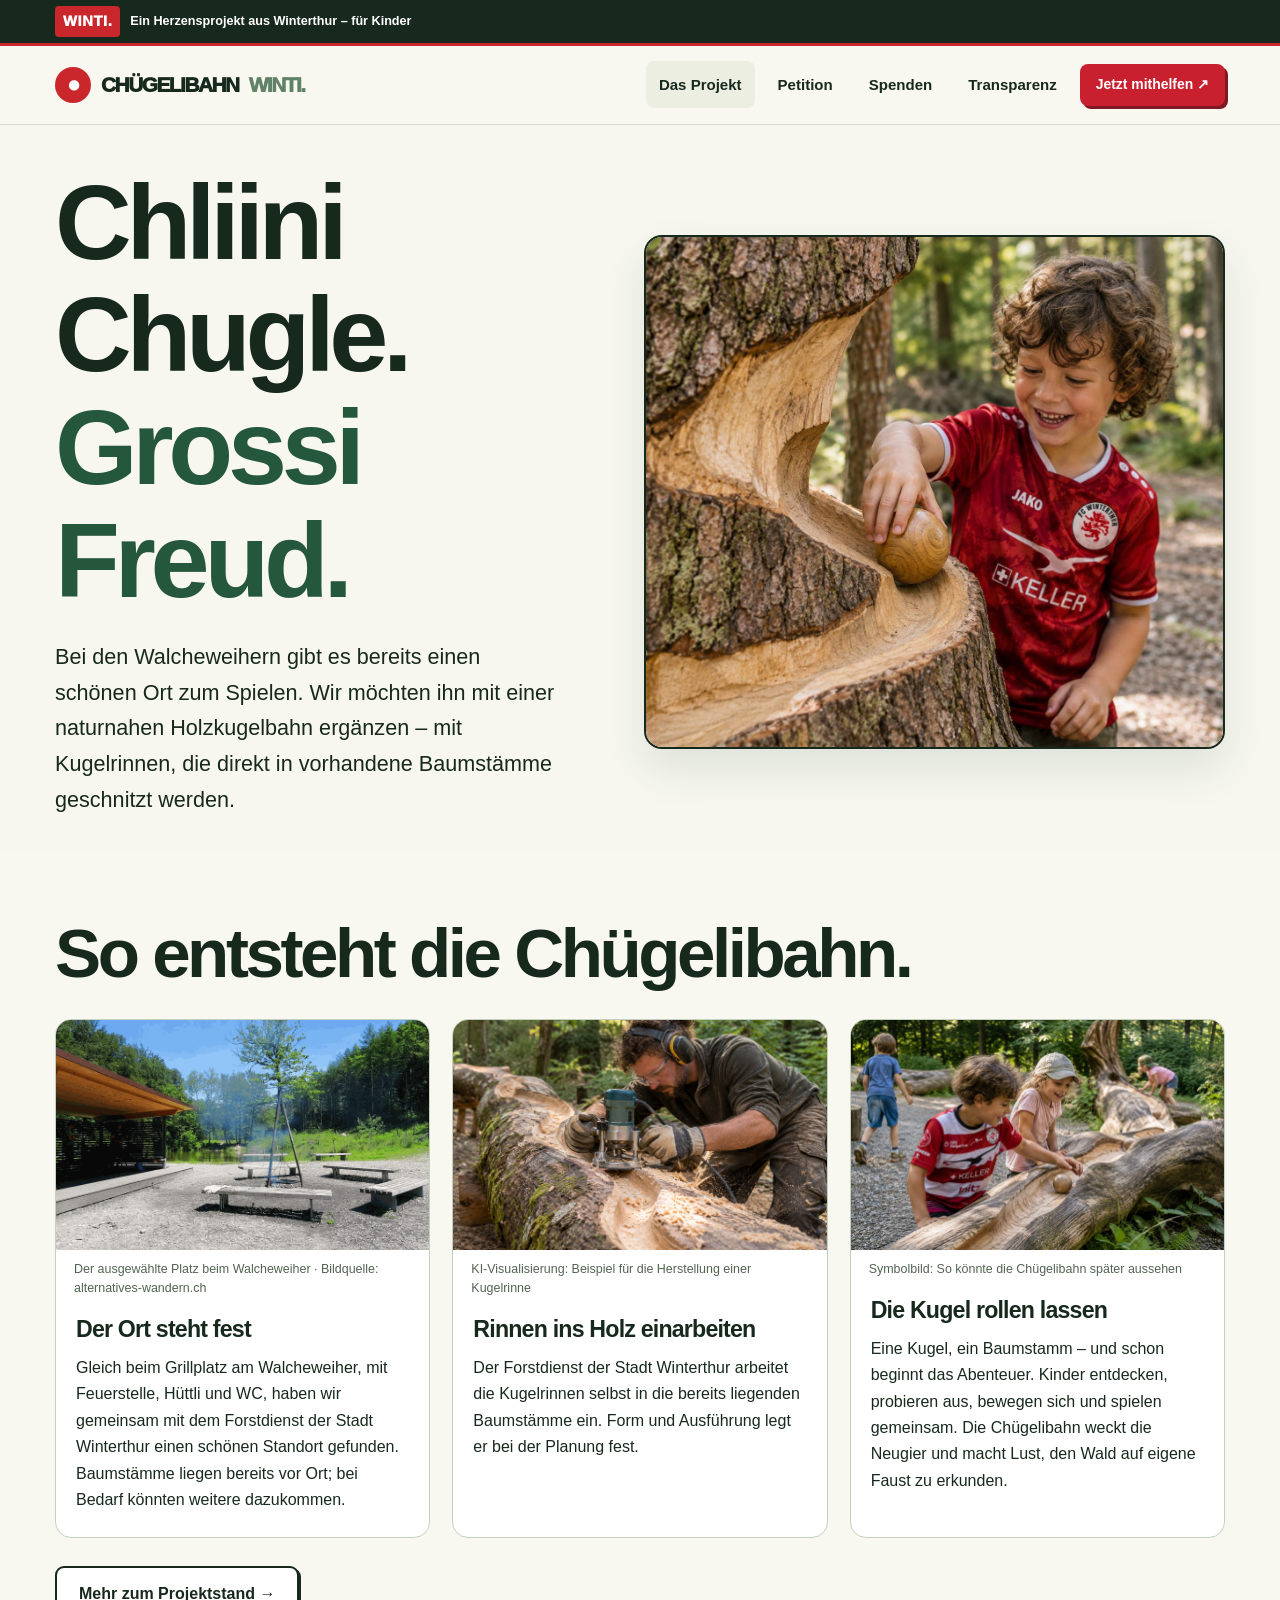
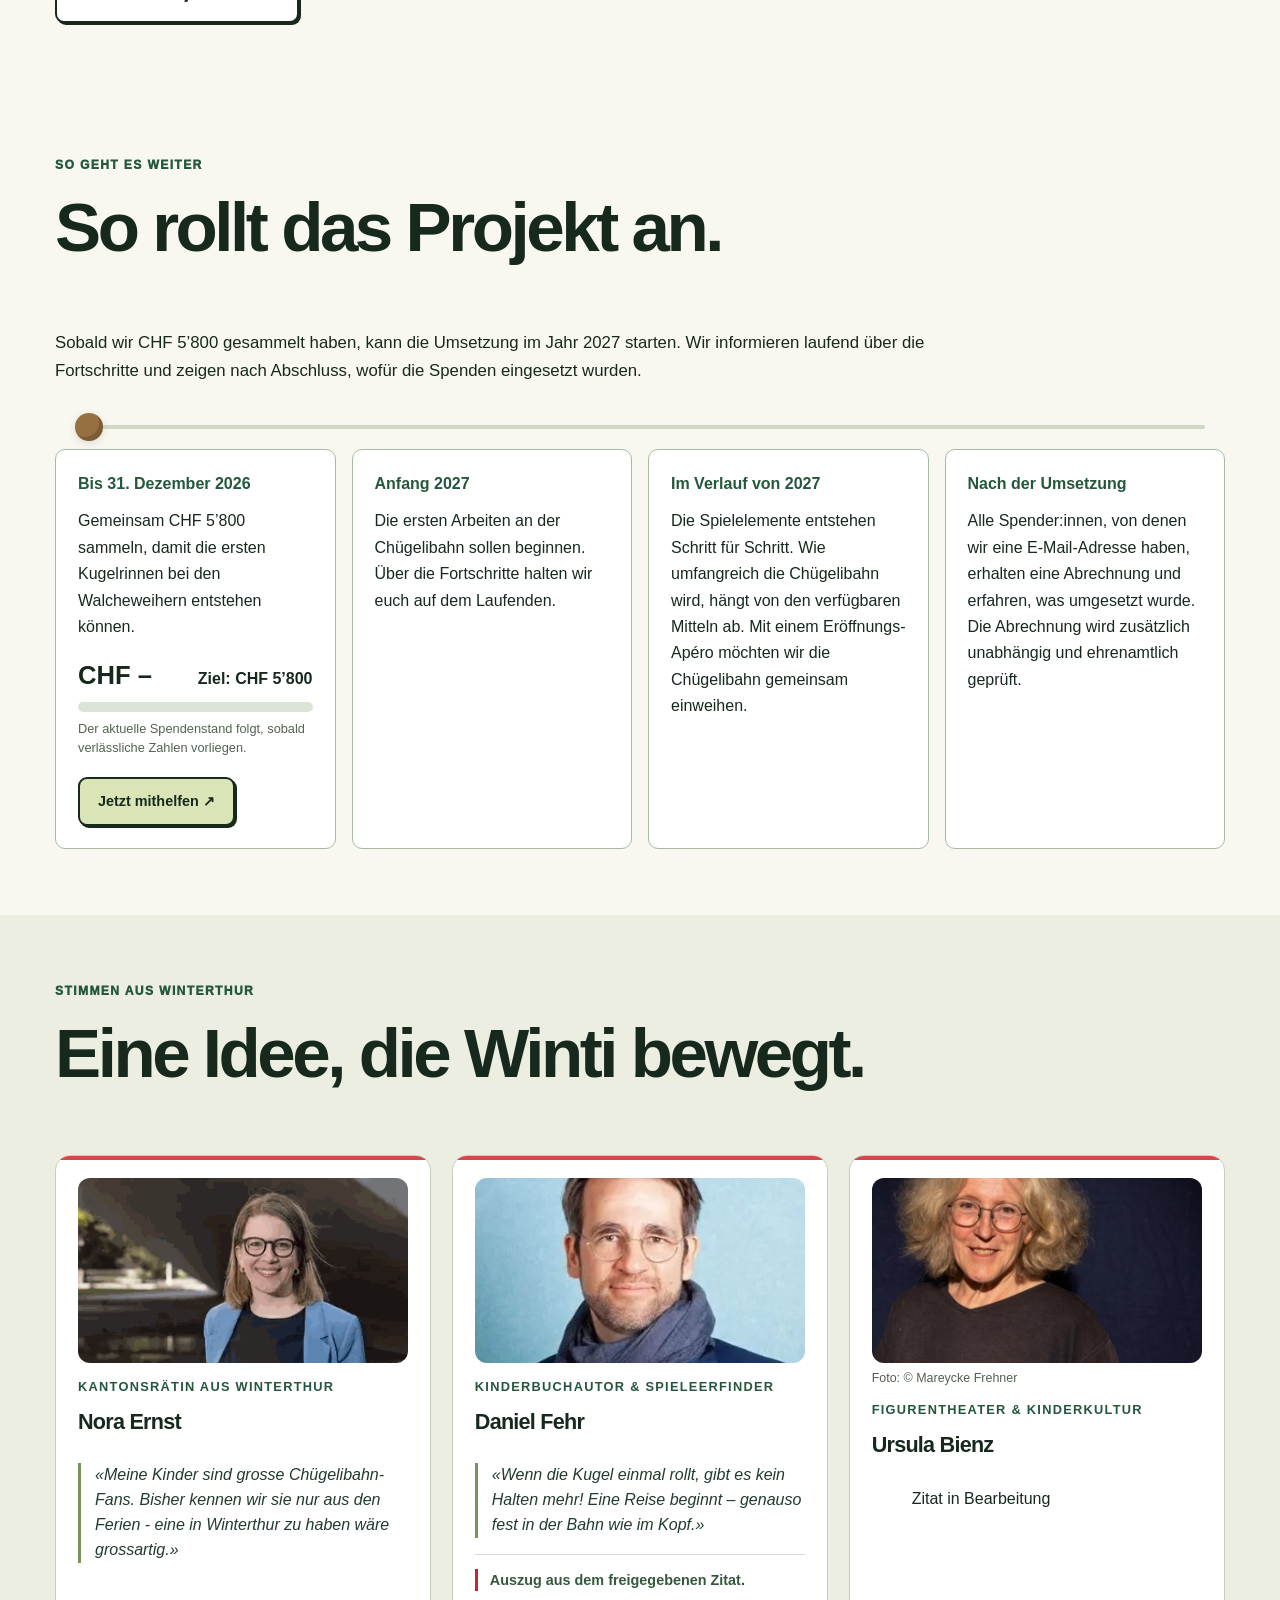
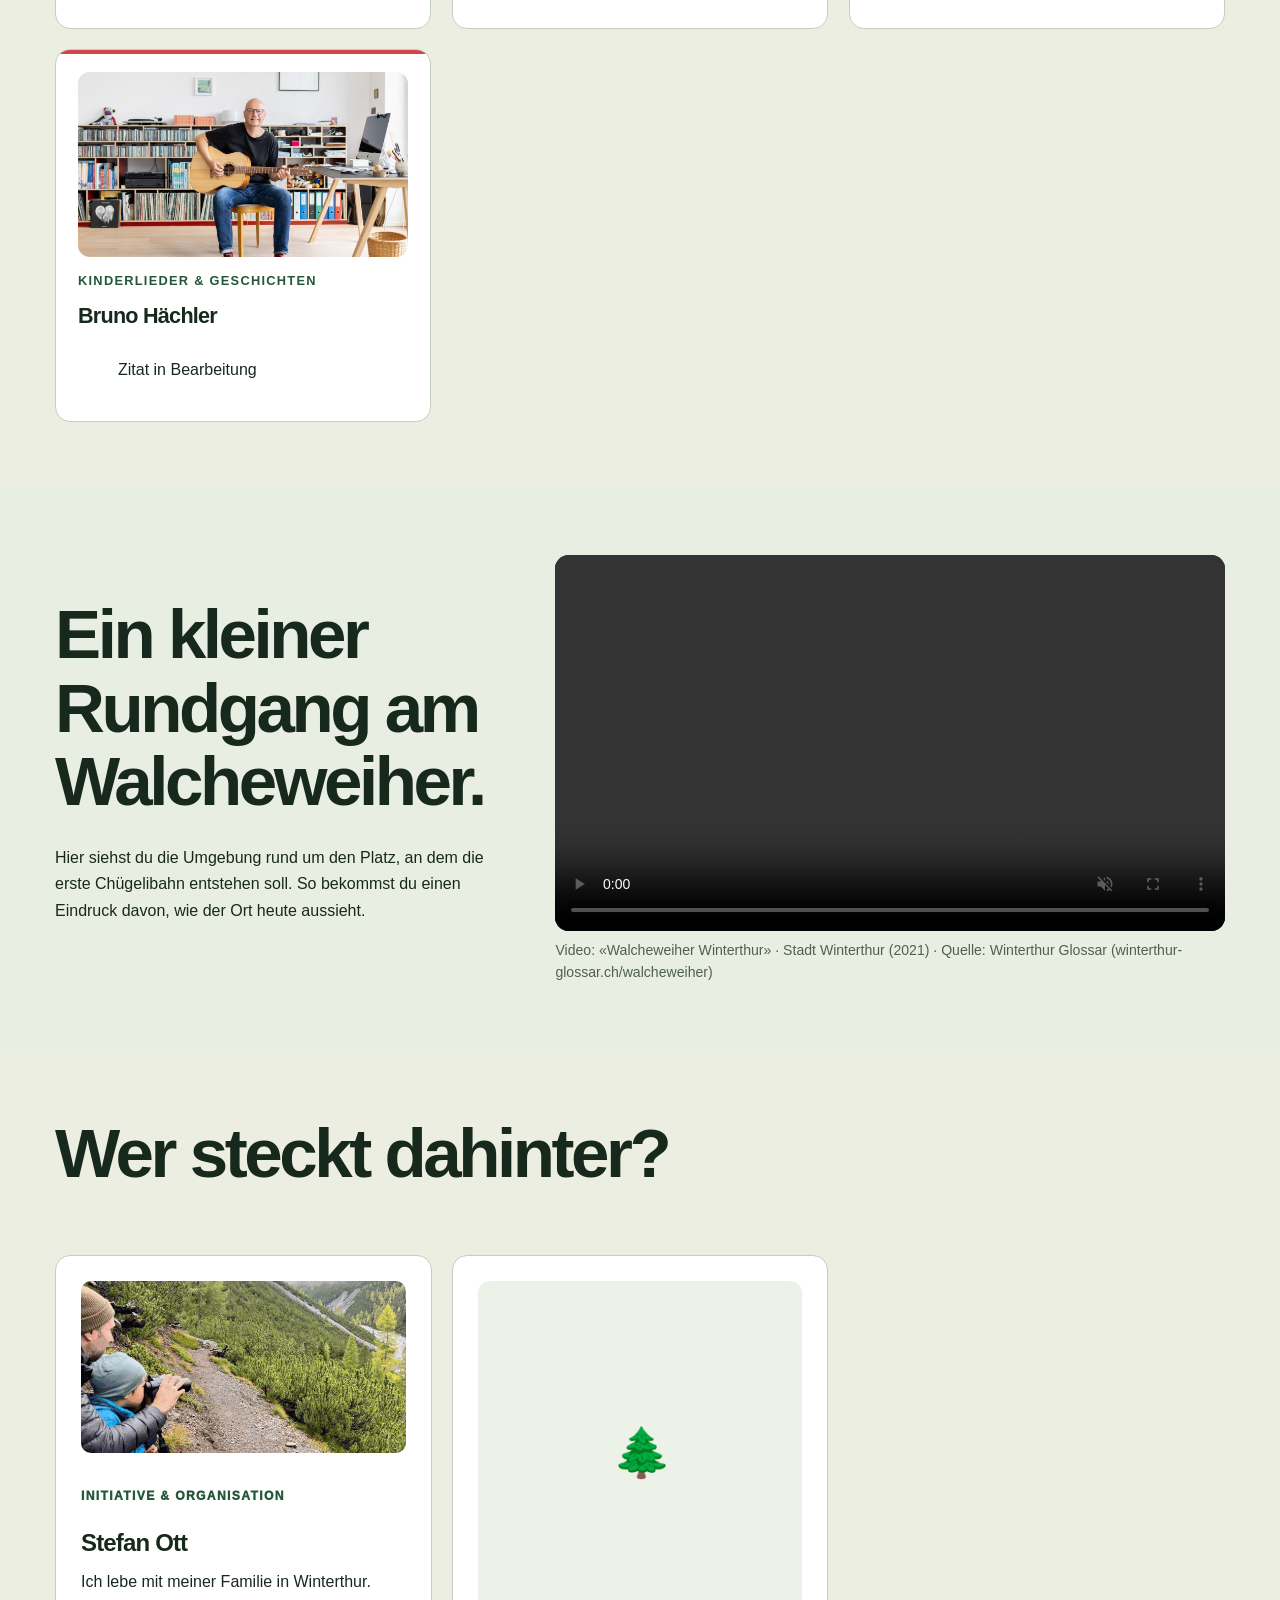
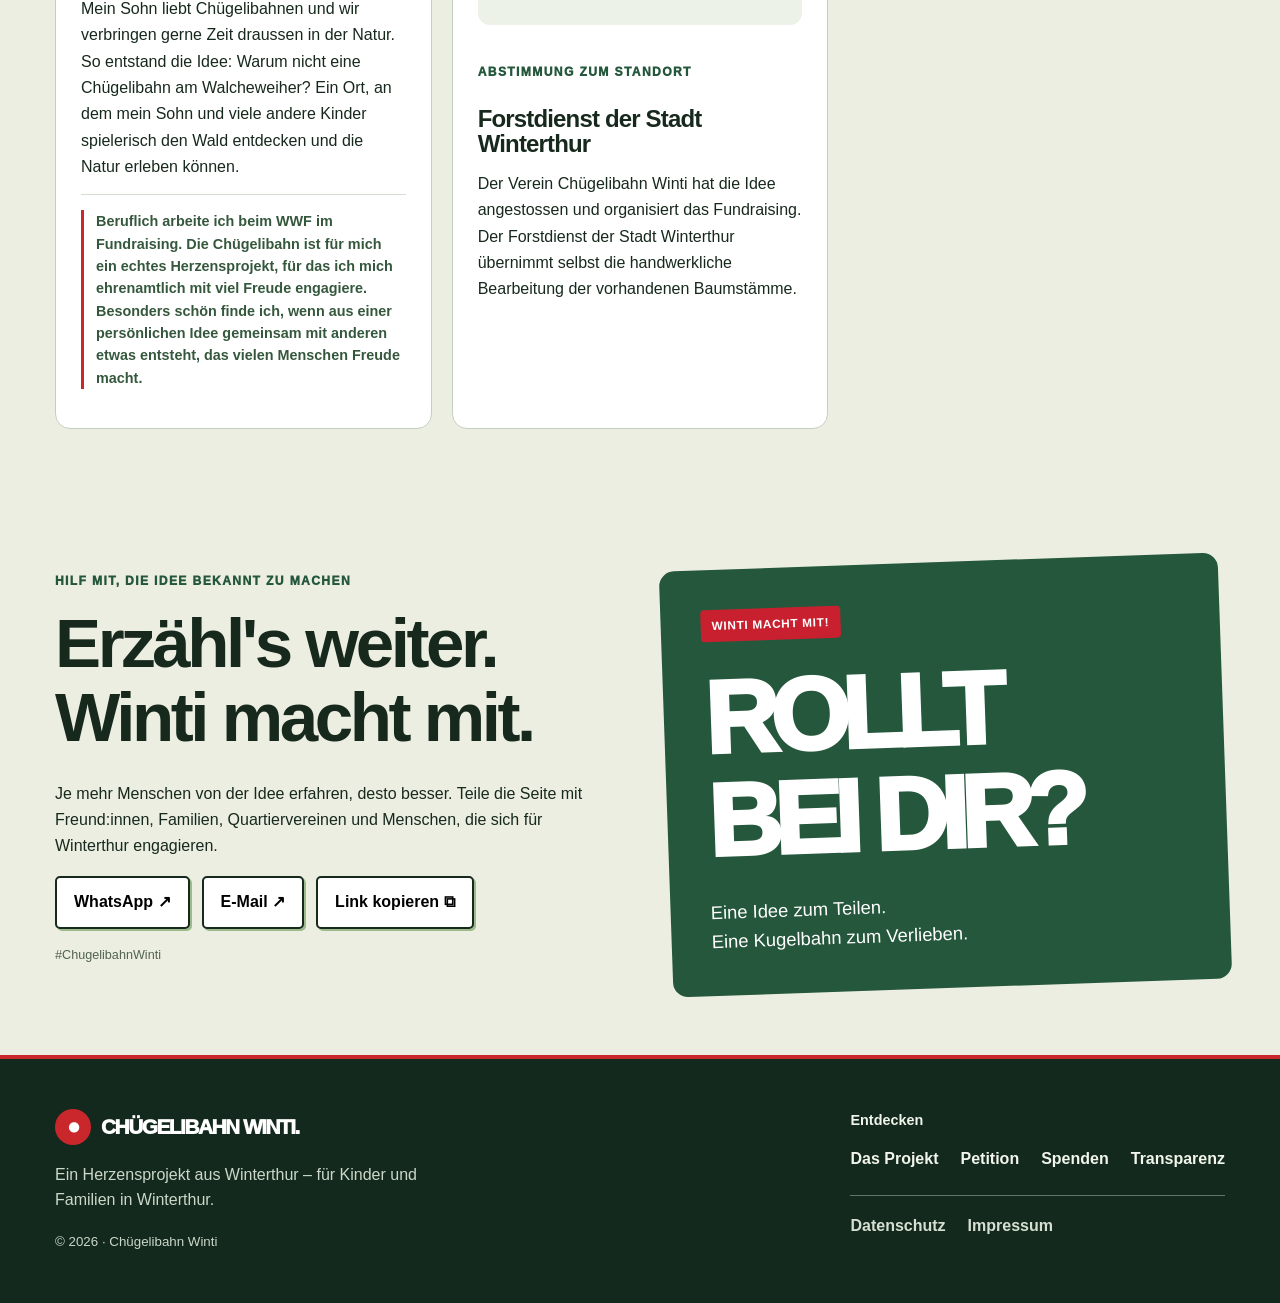
<file: index.html>
<!DOCTYPE html>

<html lang="de-CH">
  <head>
    <meta charset="utf-8" />
    <meta content="width=device-width, initial-scale=1" name="viewport" />
    <meta content="#f6f5ee" name="theme-color" />
    <title>Chügelibahn Winti – Chügelibahn Winterthur</title>

    <link rel="stylesheet" href="styles.css" />
    <script src="script.js" defer></script>
  </head>
  <body data-page="start">
    <div class="topline">
      <div class="shell">
        <span class="topline-badge"
          ><strong class="community-wordmark">WINTI.</strong> Ein Herzensprojekt aus Winterthur –
          für Kinder</span
        >
      </div>
    </div>
    <header class="nav">
      <div class="shell nav-inner">
        <a class="logo" href="index.html"
          ><span class="logo-mark">●</span> CHÜGELIBAHN <span class="brand-location">WINTI.</span></a
        ><button aria-controls="navlinks" aria-expanded="false" class="mobile-menu" id="menu">
          ☰ Menü
        </button>
        <nav aria-label="Hauptnavigation" class="navlinks" id="navlinks">
          <a href="index.html" class="active" aria-current="page">Das Projekt</a
          ><a href="petition.html">Petition</a><a href="spenden.html">Spenden</a
          ><a href="transparenz.html">Transparenz</a
          ><a class="btn small main-nav-cta" href="spenden.html">Jetzt mithelfen ↗</a>
        </nav>
      </div>
    </header>
    <main>
      <section class="page" id="start">
        <div class="hero">
          <div class="shell hero-grid">
            <div>
              <h1>Chliini<br />Chugle.<br /><span>Grossi Freud.</span></h1>
              <p>
                Bei den Walcheweihern gibt es bereits einen schönen Ort zum Spielen.
                Wir möchten ihn mit einer naturnahen Holzkugelbahn ergänzen –
                mit Kugelrinnen, die direkt in vorhandene Baumstämme geschnitzt werden.
              </p>
            </div>
            <div aria-label="Illustration einer Holzkugelbahn im Wald" class="scene">
              <img
                alt="Symbolbild: Kind entdeckt eine Kugelbahn, die in liegende Baumstämme geschnitzt ist"
                loading="eager"
                src="bilder/kind-mit-kugel.jpg"
              />
            </div>
          </div>
        </div>
        <section class="section story-section" aria-labelledby="build-title">
          <div class="shell">
            <h2 id="build-title">So entsteht die Chügelibahn.</h2>
            <div class="build-steps">
              <article class="build-step">
                <figure>
                  <img src="bilder/walcheweiher-feuerstelle.png" loading="lazy" alt="Feuerstelle und Sitzgelegenheiten beim Walcheweiher in Winterthur" />
                  <figcaption>Der ausgewählte Platz beim Walcheweiher · Bildquelle: alternatives-wandern.ch</figcaption>
                </figure>
                <div class="build-step-copy">
                  <h3>Der Ort steht fest</h3>
                  <p>Gleich beim Grillplatz am Walcheweiher, mit Feuerstelle, Hüttli und WC, haben wir gemeinsam mit dem Forstdienst der Stadt Winterthur einen schönen Standort gefunden. Baumstämme liegen bereits vor Ort; bei Bedarf könnten weitere dazukommen.</p>
                </div>
              </article>
              <article class="build-step">
                <figure>
                  <img src="bilder/holzrinne-fraesen-foto.jpg" loading="lazy" alt="Fotorealistische Visualisierung: Eine Person fräst eine geschwungene Kugelrinne in einen liegenden Baumstamm" />
                  <figcaption>KI-Visualisierung: Beispiel für die Herstellung einer Kugelrinne</figcaption>
                </figure>
                <div class="build-step-copy">
                  <h3>Rinnen ins Holz einarbeiten</h3>
                  <p>Der Forstdienst der Stadt Winterthur arbeitet die Kugelrinnen selbst in die bereits liegenden Baumstämme ein. Form und Ausführung legt er bei der Planung fest.</p>
                </div>
              </article>
              <article class="build-step">
                <figure>
                  <img src="bilder/kinder-spielen.jpg" loading="lazy" alt="Symbolbild: Kinder spielen an einer Holzkugelbahn im Wald" />
                  <figcaption>Symbolbild: So könnte die Chügelibahn später aussehen</figcaption>
                </figure>
                <div class="build-step-copy">
                  <h3>Die Kugel rollen lassen</h3>
                  <p>Eine Kugel, ein Baumstamm – und schon beginnt das Abenteuer. Kinder entdecken, probieren aus, bewegen sich und spielen gemeinsam. Die Chügelibahn weckt die Neugier und macht Lust, den Wald auf eigene Faust zu erkunden.</p>
                </div>
              </article>
            </div>
            <a class="btn light" href="transparenz.html">Mehr zum Projektstand →</a>
          </div>
        </section>
        <section class="section" aria-labelledby="timeline-title">
          <div class="shell">
            <div class="section-head">
              <div>
                <div class="eyebrow">So geht es weiter</div>
                <h2 id="timeline-title">So rollt das Projekt an.</h2>
              </div>
            </div>
            <p class="timeline-context">
              Sobald wir CHF 5’800 gesammelt haben, kann die Umsetzung im Jahr 2027 starten.
              Wir informieren laufend über die Fortschritte und zeigen nach Abschluss,
              wofür die Spenden eingesetzt wurden.
            </p>
            <div class="rolling-timeline">
              <div aria-hidden="true" class="rolling-track"></div>
              <div aria-hidden="true" class="rolling-ball"></div>
              <div class="roadmap">
                <div class="roadmap-fundraising">
                  <strong>Bis 31. Dezember 2026</strong>
                  <p>Gemeinsam CHF 5’800 sammeln, damit die ersten Kugelrinnen bei den Walcheweihern entstehen können.</p>
                  <div class="fundraising-progress" aria-label="Spendenziel CHF 5’800; aktueller Spendenstand noch nicht veröffentlicht">
                    <div class="fundraising-progress-labels">
                      <span class="fundraising-current">CHF –</span>
                      <span>Ziel: CHF 5’800</span>
                    </div>
                    <div class="fundraising-progress-track" aria-hidden="true">
                      <div class="fundraising-progress-fill"></div>
                    </div>
                    <p class="fundraising-progress-note">Der aktuelle Spendenstand folgt, sobald verlässliche Zahlen vorliegen.</p>
                  </div>
                  <a class="btn fundraising-cta" href="spenden.html">Jetzt mithelfen ↗</a>
                </div>
                <div>
                  <strong>Anfang 2027</strong>
                  <p>Die ersten Arbeiten an der Chügelibahn sollen beginnen. Über die Fortschritte halten wir euch auf dem Laufenden.</p>
                </div>
                <div>
                  <strong>Im Verlauf von 2027</strong>
                  <p>Die Spielelemente entstehen Schritt für Schritt. Wie umfangreich die Chügelibahn wird, hängt von den verfügbaren Mitteln ab. Mit einem Eröffnungs-Apéro möchten wir die Chügelibahn gemeinsam einweihen.</p>
                </div>
                <div>
                  <strong>Nach der Umsetzung</strong>
                  <p>Alle Spender:innen, von denen wir eine E-Mail-Adresse haben, erhalten eine Abrechnung und erfahren, was umgesetzt wurde. Die Abrechnung wird zusätzlich unabhängig und ehrenamtlich geprüft.</p>
                </div>
              </div>
            </div>
          </div>
        </section>
        <section class="section alt home-voices" aria-labelledby="home-voices-title">
          <div class="shell">
            <div class="section-head">
              <div>
                <div class="eyebrow">Stimmen aus Winterthur</div>
                <h2 id="home-voices-title">Eine Idee, die Winti bewegt.</h2>
              </div>
            </div>
            <div class="support-grid">
              <article class="support-card">
                <img alt="Nora Ernst" class="support-photo" loading="lazy" src="bilder/nora-ernst.png" />
                <div class="support-role">Kantonsrätin aus Winterthur</div>
                <h3>Nora Ernst</h3>
                <blockquote class="confirmed-quote">«Meine Kinder sind grosse Chügelibahn-Fans. Bisher kennen wir sie nur aus den Ferien - eine in Winterthur zu haben wäre grossartig.»</blockquote>
              </article>
              <article class="support-card">
                <img alt="Daniel Fehr" class="support-photo" loading="lazy" src="bilder/daniel-fehr.jpg" />
                <div class="support-role">Kinderbuchautor &amp; Spieleerfinder</div>
                <h3>Daniel Fehr</h3>
                <blockquote class="confirmed-quote">«Wenn die Kugel einmal rollt, gibt es kein Halten mehr! Eine Reise beginnt – genauso fest in der Bahn wie im Kopf.»</blockquote>
                <p class="smallprint">Auszug aus dem freigegebenen Zitat.</p>
              </article>
              <article class="support-card">
                <img alt="Ursula Bienz" class="support-photo" loading="lazy" src="bilder/ursula-bienz.jpg" />
                <p class="photo-credit">Foto: © Mareycke Frehner</p>
                <div class="support-role">Figurentheater &amp; Kinderkultur</div>
                <h3>Ursula Bienz</h3>
                <blockquote class="pending-quote">Zitat in Bearbeitung</blockquote>
              </article>
              <article class="support-card">
                <img alt="Bruno Hächler" class="support-photo" loading="lazy" src="bilder/bruno-haechler.jpg" />
                <div class="support-role">Kinderlieder &amp; Geschichten</div>
                <h3>Bruno Hächler</h3>
                <blockquote class="pending-quote">Zitat in Bearbeitung</blockquote>
              </article>
            </div>
          </div>
        </section>
        <section class="section video-location">
          <div class="shell location-video-grid">
            <div>
              <h2>Ein kleiner Rundgang am Walcheweiher.</h2>
              <p>
                Hier siehst du die Umgebung rund um den Platz, an dem die erste Chügelibahn entstehen
                soll. So bekommst du einen Eindruck davon, wie der Ort heute aussieht.
              </p>
            </div>
            <figure class="video-figure">
              <video autoplay="" controls="" muted="" playsinline="" preload="auto">
                <source src="videoplayback.mp4" type="video/mp4" />
                Dein Browser unterstützt dieses Video leider nicht.
              </video>
              <figcaption>
                Video: «Walcheweiher Winterthur» · Stadt Winterthur (2021) · Quelle: Winterthur
                Glossar (winterthur-glossar.ch/walcheweiher)
              </figcaption>
            </figure>
          </div>
        </section>
        <section class="section alt team-section">
          <div class="shell">
            <div class="section-head">
              <div>
                <h2>Wer steckt dahinter?</h2>
              </div>
            </div>
            <div class="team-people">
              <article class="person-card">
                <img
                  alt="Stefan mit seinem Sohn draussen in der Natur"
                  class="person-photo"
                  loading="lazy"
                  src="bilder/stefan-mit-sohn.png"
                />
                <div>
                  <span class="eyebrow">Initiative &amp; Organisation</span>
                  <h3>Stefan Ott</h3>
                  <p>
                    Ich lebe mit meiner Familie in Winterthur. Mein Sohn liebt Chügelibahnen und wir
                    verbringen gerne Zeit draussen in der Natur. So entstand die Idee: Warum nicht
                    eine Chügelibahn am Walcheweiher? Ein Ort, an dem mein Sohn und viele andere
                    Kinder spielerisch den Wald entdecken und die Natur erleben können.
                  </p>
                  <p class="person-extra">
                    Beruflich arbeite ich beim WWF im Fundraising. Die Chügelibahn ist für mich ein
                    echtes Herzensprojekt, für das ich mich ehrenamtlich mit viel Freude engagiere.
                    Besonders schön finde ich, wenn aus einer persönlichen Idee gemeinsam mit
                    anderen etwas entsteht, das vielen Menschen Freude macht.
                  </p>
                </div>
              </article>
              <article class="person-card">
                <div aria-hidden="true" class="person-photo person-placeholder forest-placeholder">
                  🌲
                </div>
                <div>
                  <span class="eyebrow">Abstimmung zum Standort</span>
                  <h3>Forstdienst der Stadt Winterthur</h3>
                  <p>
                    Der Verein Chügelibahn Winti hat die Idee angestossen und organisiert
                    das Fundraising. Der Forstdienst der Stadt Winterthur übernimmt selbst
                    die handwerkliche Bearbeitung der vorhandenen Baumstämme.
                  </p>
                </div>
              </article>
            </div>
          </div>
        </section>
      </section>

      <section class="section alt">
        <div class="shell split">
          <div>
            <div class="eyebrow">Hilf mit, die Idee bekannt zu machen</div>
            <h2>Erzähl's weiter.<br />Winti macht mit.</h2>
            <p>
              Je mehr Menschen von der Idee erfahren, desto besser. Teile die Seite mit
              Freund:innen, Familien, Quartiervereinen und Menschen, die sich für Winterthur
              engagieren.
            </p>
            <div class="social">
              <button data-share="start">WhatsApp ↗</button
              ><button data-share="start" data-share-kind="email">E-Mail ↗</button
              ><button data-copy="#start">Link kopieren ⧉</button>
            </div>
            <p class="smallprint share-note">
              #ChugelibahnWinti
            </p>
          </div>
          <div class="share-poster">
            <span class="tag poster-winti">WINTI macht mit!</span>
            <div class="share-poster-title">ROLLT<br />BEI DIR?</div>
            <div class="share-poster-description">
              Eine Idee zum Teilen.<br />Eine Kugelbahn zum Verlieben.
            </div>
          </div>
        </div>
      </section>
    </main>
    <footer class="footer">
      <div class="shell footer-grid">
        <div>
          <a class="logo footer-logo" href="index.html"
            ><span class="logo-mark">●</span> CHÜGELIBAHN WINTI.</a
          >
          <p class="footer-description">
            Ein Herzensprojekt aus Winterthur – für Kinder und Familien in Winterthur.
          </p>
          <small class="footer-note">© 2026 · Chügelibahn Winti</small>
        </div>
        <div>
          <strong>Entdecken</strong>
          <div>
            <a href="index.html">Das Projekt</a><a href="petition.html">Petition</a
            ><a href="spenden.html">Spenden</a><a href="transparenz.html">Transparenz</a>
          </div>
          <div class="footer-legal">
            <a href="datenschutz.html">Datenschutz</a>
            <a href="impressum.html">Impressum</a>
          </div>
        </div>
      </div>
    </footer>
    <div class="sticky-cta">
      <a class="btn light" href="petition.html">Petition ✍️</a
      ><a class="btn" href="spenden.html">Spenden 💚</a>
    </div>
    <div aria-live="polite" class="toast" id="toast" role="status"></div>
  </body>
</html>
</file>
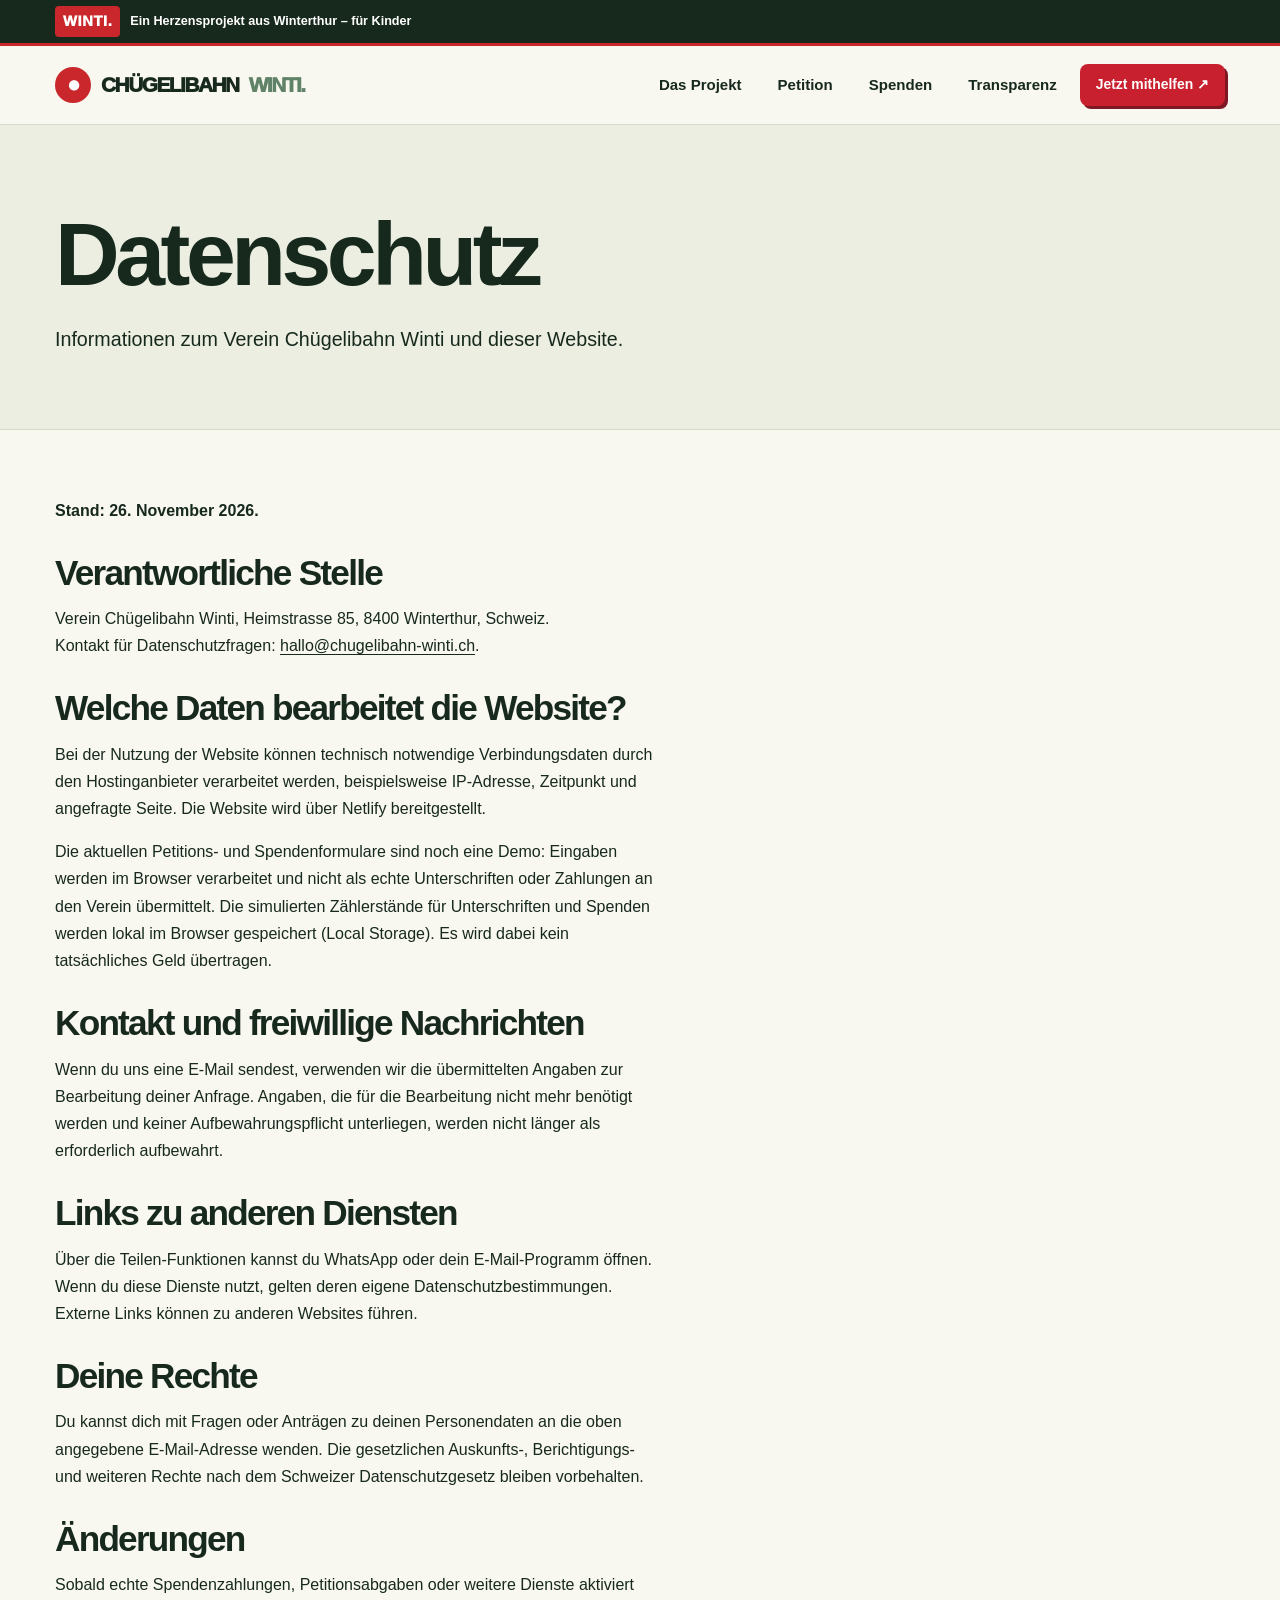
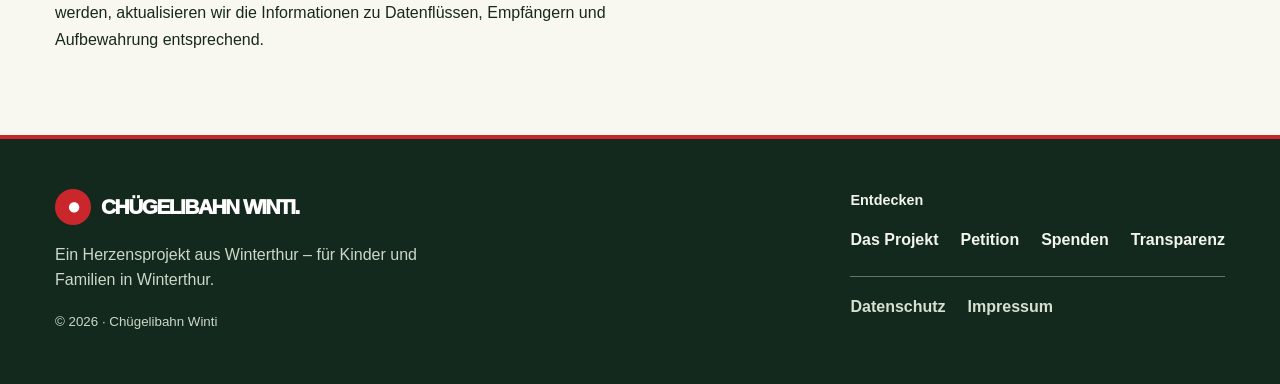
<file: datenschutz.html>
<!DOCTYPE html>

<html lang="de-CH">
  <head>
    <meta charset="utf-8" />
    <meta content="width=device-width, initial-scale=1" name="viewport" />
    <meta content="#f6f5ee" name="theme-color" />
    <title>Datenschutz – Chügelibahn Winti</title>

    <link rel="stylesheet" href="styles.css" />
    <script src="script.js" defer></script>
  </head>
  <body data-page="datenschutz">
    <div class="topline">
      <div class="shell">
        <span class="topline-badge"
          ><strong class="community-wordmark">WINTI.</strong> Ein Herzensprojekt aus Winterthur –
          für Kinder</span
        >
      </div>
    </div>
    <header class="nav">
      <div class="shell nav-inner">
        <a class="logo" href="index.html"
          ><span class="logo-mark">●</span> CHÜGELIBAHN <span class="brand-location">WINTI.</span></a
        ><button aria-controls="navlinks" aria-expanded="false" class="mobile-menu" id="menu">
          ☰ Menü
        </button>
        <nav aria-label="Hauptnavigation" class="navlinks" id="navlinks">
          <a href="index.html">Das Projekt</a
          ><a href="petition.html">Petition</a><a href="spenden.html">Spenden</a
          ><a href="transparenz.html">Transparenz</a
          ><a class="btn small main-nav-cta" href="spenden.html">Jetzt mithelfen ↗</a>
        </nav>
      </div>
    </header>
    <main>
      <section class="page legal-page">
        <div class="page-hero">
          <div class="shell">
            <h1>Datenschutz</h1>
            <p>Informationen zum Verein Chügelibahn Winti und dieser Website.</p>
          </div>
        </div>
        <section class="section">
          <div class="shell legal-content">
            <p><strong>Stand: 26. November 2026.</strong></p>
            <h2>Verantwortliche Stelle</h2>
            <p>Verein Chügelibahn Winti, Heimstrasse 85, 8400 Winterthur, Schweiz.<br />Kontakt für Datenschutzfragen: <a href="mailto:hallo@chugelibahn-winti.ch">hallo@chugelibahn-winti.ch</a>.</p>
            <h2>Welche Daten bearbeitet die Website?</h2>
            <p>Bei der Nutzung der Website können technisch notwendige Verbindungsdaten durch den Hostinganbieter verarbeitet werden, beispielsweise IP-Adresse, Zeitpunkt und angefragte Seite. Die Website wird über Netlify bereitgestellt.</p>
            <p>Die aktuellen Petitions- und Spendenformulare sind noch eine Demo: Eingaben werden im Browser verarbeitet und nicht als echte Unterschriften oder Zahlungen an den Verein übermittelt. Die simulierten Zählerstände für Unterschriften und Spenden werden lokal im Browser gespeichert (Local Storage). Es wird dabei kein tatsächliches Geld übertragen.</p>
            <h2>Kontakt und freiwillige Nachrichten</h2>
            <p>Wenn du uns eine E-Mail sendest, verwenden wir die übermittelten Angaben zur Bearbeitung deiner Anfrage. Angaben, die für die Bearbeitung nicht mehr benötigt werden und keiner Aufbewahrungspflicht unterliegen, werden nicht länger als erforderlich aufbewahrt.</p>
            <h2>Links zu anderen Diensten</h2>
            <p>Über die Teilen-Funktionen kannst du WhatsApp oder dein E-Mail-Programm öffnen. Wenn du diese Dienste nutzt, gelten deren eigene Datenschutzbestimmungen. Externe Links können zu anderen Websites führen.</p>
            <h2>Deine Rechte</h2>
            <p>Du kannst dich mit Fragen oder Anträgen zu deinen Personendaten an die oben angegebene E-Mail-Adresse wenden. Die gesetzlichen Auskunfts-, Berichtigungs- und weiteren Rechte nach dem Schweizer Datenschutzgesetz bleiben vorbehalten.</p>
            <h2>Änderungen</h2>
            <p>Sobald echte Spendenzahlungen, Petitionsabgaben oder weitere Dienste aktiviert werden, aktualisieren wir die Informationen zu Datenflüssen, Empfängern und Aufbewahrung entsprechend.</p>
          </div>
        </section>
      </section>
    </main>
    <footer class="footer">
      <div class="shell footer-grid">
        <div>
          <a class="logo footer-logo" href="index.html"
            ><span class="logo-mark">●</span> CHÜGELIBAHN WINTI.</a
          >
          <p class="footer-description">
            Ein Herzensprojekt aus Winterthur – für Kinder und Familien in Winterthur.
          </p>
          <small class="footer-note">© 2026 · Chügelibahn Winti</small>
        </div>
        <div>
          <strong>Entdecken</strong>
          <div>
            <a href="index.html">Das Projekt</a><a href="petition.html">Petition</a
            ><a href="spenden.html">Spenden</a><a href="transparenz.html">Transparenz</a>
          </div>
          <div class="footer-legal">
            <a href="datenschutz.html">Datenschutz</a>
            <a href="impressum.html">Impressum</a>
          </div>
        </div>
      </div>
    </footer>
    <div class="sticky-cta">
      <a class="btn light" href="petition.html">Petition ✍️</a
      ><a class="btn" href="spenden.html">Spenden 💚</a>
    </div>
    <div aria-live="polite" class="toast" id="toast" role="status"></div>
  </body>
</html>
</file>
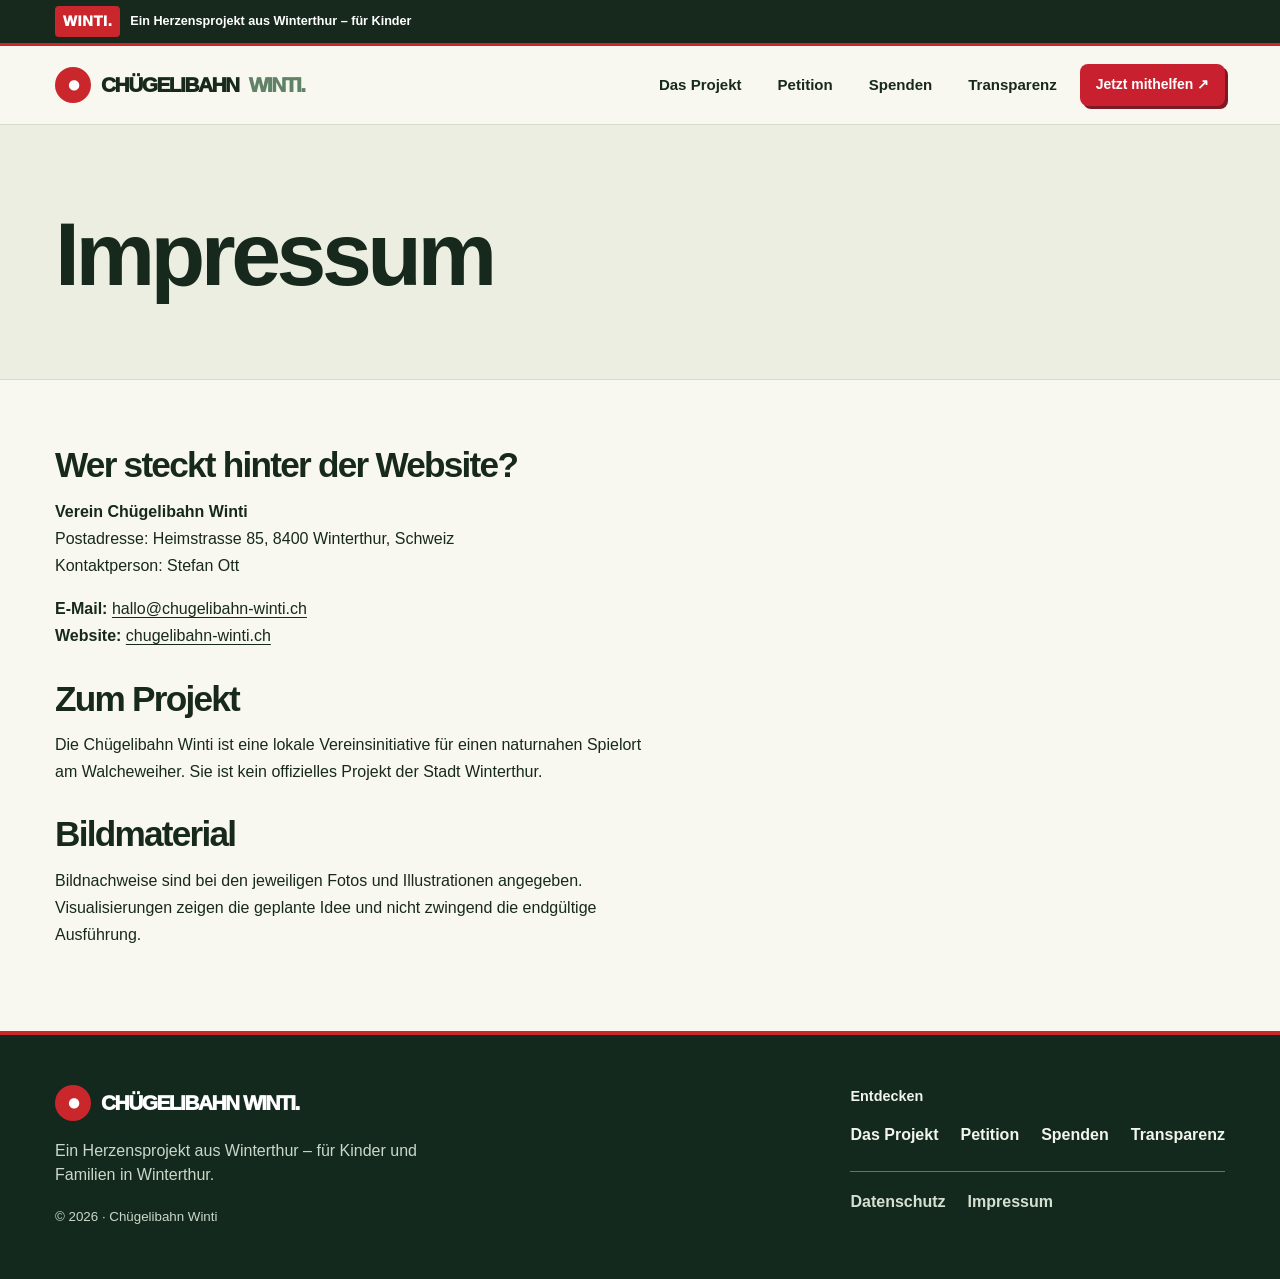
<file: impressum.html>
<!DOCTYPE html>

<html lang="de-CH">
  <head>
    <meta charset="utf-8" />
    <meta content="width=device-width, initial-scale=1" name="viewport" />
    <meta content="#f6f5ee" name="theme-color" />
    <title>Impressum – Chügelibahn Winti</title>

    <link rel="stylesheet" href="styles.css" />
    <script src="script.js" defer></script>
  </head>
  <body data-page="impressum">
    <div class="topline">
      <div class="shell">
        <span class="topline-badge"
          ><strong class="community-wordmark">WINTI.</strong> Ein Herzensprojekt aus Winterthur –
          für Kinder</span
        >
      </div>
    </div>
    <header class="nav">
      <div class="shell nav-inner">
        <a class="logo" href="index.html"
          ><span class="logo-mark">●</span> CHÜGELIBAHN <span class="brand-location">WINTI.</span></a
        ><button aria-controls="navlinks" aria-expanded="false" class="mobile-menu" id="menu">
          ☰ Menü
        </button>
        <nav aria-label="Hauptnavigation" class="navlinks" id="navlinks">
          <a href="index.html">Das Projekt</a
          ><a href="petition.html">Petition</a><a href="spenden.html">Spenden</a
          ><a href="transparenz.html">Transparenz</a
          ><a class="btn small main-nav-cta" href="spenden.html">Jetzt mithelfen ↗</a>
        </nav>
      </div>
    </header>
    <main>
      <section class="page legal-page">
        <div class="page-hero">
          <div class="shell">
            <h1>Impressum</h1>
            
          </div>
        </div>
        <section class="section">
          <div class="shell legal-content">
            <h2>Wer steckt hinter der Website?</h2>
            <p><strong>Verein Chügelibahn Winti</strong><br />Postadresse: Heimstrasse 85, 8400 Winterthur, Schweiz<br />Kontaktperson: Stefan Ott</p>
            <p><strong>E-Mail:</strong> <a href="mailto:hallo@chugelibahn-winti.ch">hallo@chugelibahn-winti.ch</a><br /><strong>Website:</strong> <a href="https://chugelibahn-winti.ch">chugelibahn-winti.ch</a></p>
            <h2>Zum Projekt</h2>
            <p>Die Chügelibahn Winti ist eine lokale Vereinsinitiative für einen naturnahen Spielort am Walcheweiher. Sie ist kein offizielles Projekt der Stadt Winterthur.</p>
            <h2>Bildmaterial</h2>
            <p>Bildnachweise sind bei den jeweiligen Fotos und Illustrationen angegeben. Visualisierungen zeigen die geplante Idee und nicht zwingend die endgültige Ausführung.</p>
            
          </div>
        </section>
      </section>
    </main>
    <footer class="footer">
      <div class="shell footer-grid">
        <div>
          <a class="logo footer-logo" href="index.html"
            ><span class="logo-mark">●</span> CHÜGELIBAHN WINTI.</a
          >
          <p class="footer-description">
            Ein Herzensprojekt aus Winterthur – für Kinder und Familien in Winterthur.
          </p>
          <small class="footer-note">© 2026 · Chügelibahn Winti</small>
        </div>
        <div>
          <strong>Entdecken</strong>
          <div>
            <a href="index.html">Das Projekt</a><a href="petition.html">Petition</a
            ><a href="spenden.html">Spenden</a><a href="transparenz.html">Transparenz</a>
          </div>
          <div class="footer-legal">
            <a href="datenschutz.html">Datenschutz</a>
            <a href="impressum.html">Impressum</a>
          </div>
        </div>
      </div>
    </footer>
    <div class="sticky-cta">
      <a class="btn light" href="petition.html">Petition ✍️</a
      ><a class="btn" href="spenden.html">Spenden 💚</a>
    </div>
    <div aria-live="polite" class="toast" id="toast" role="status"></div>
  </body>
</html>
</file>
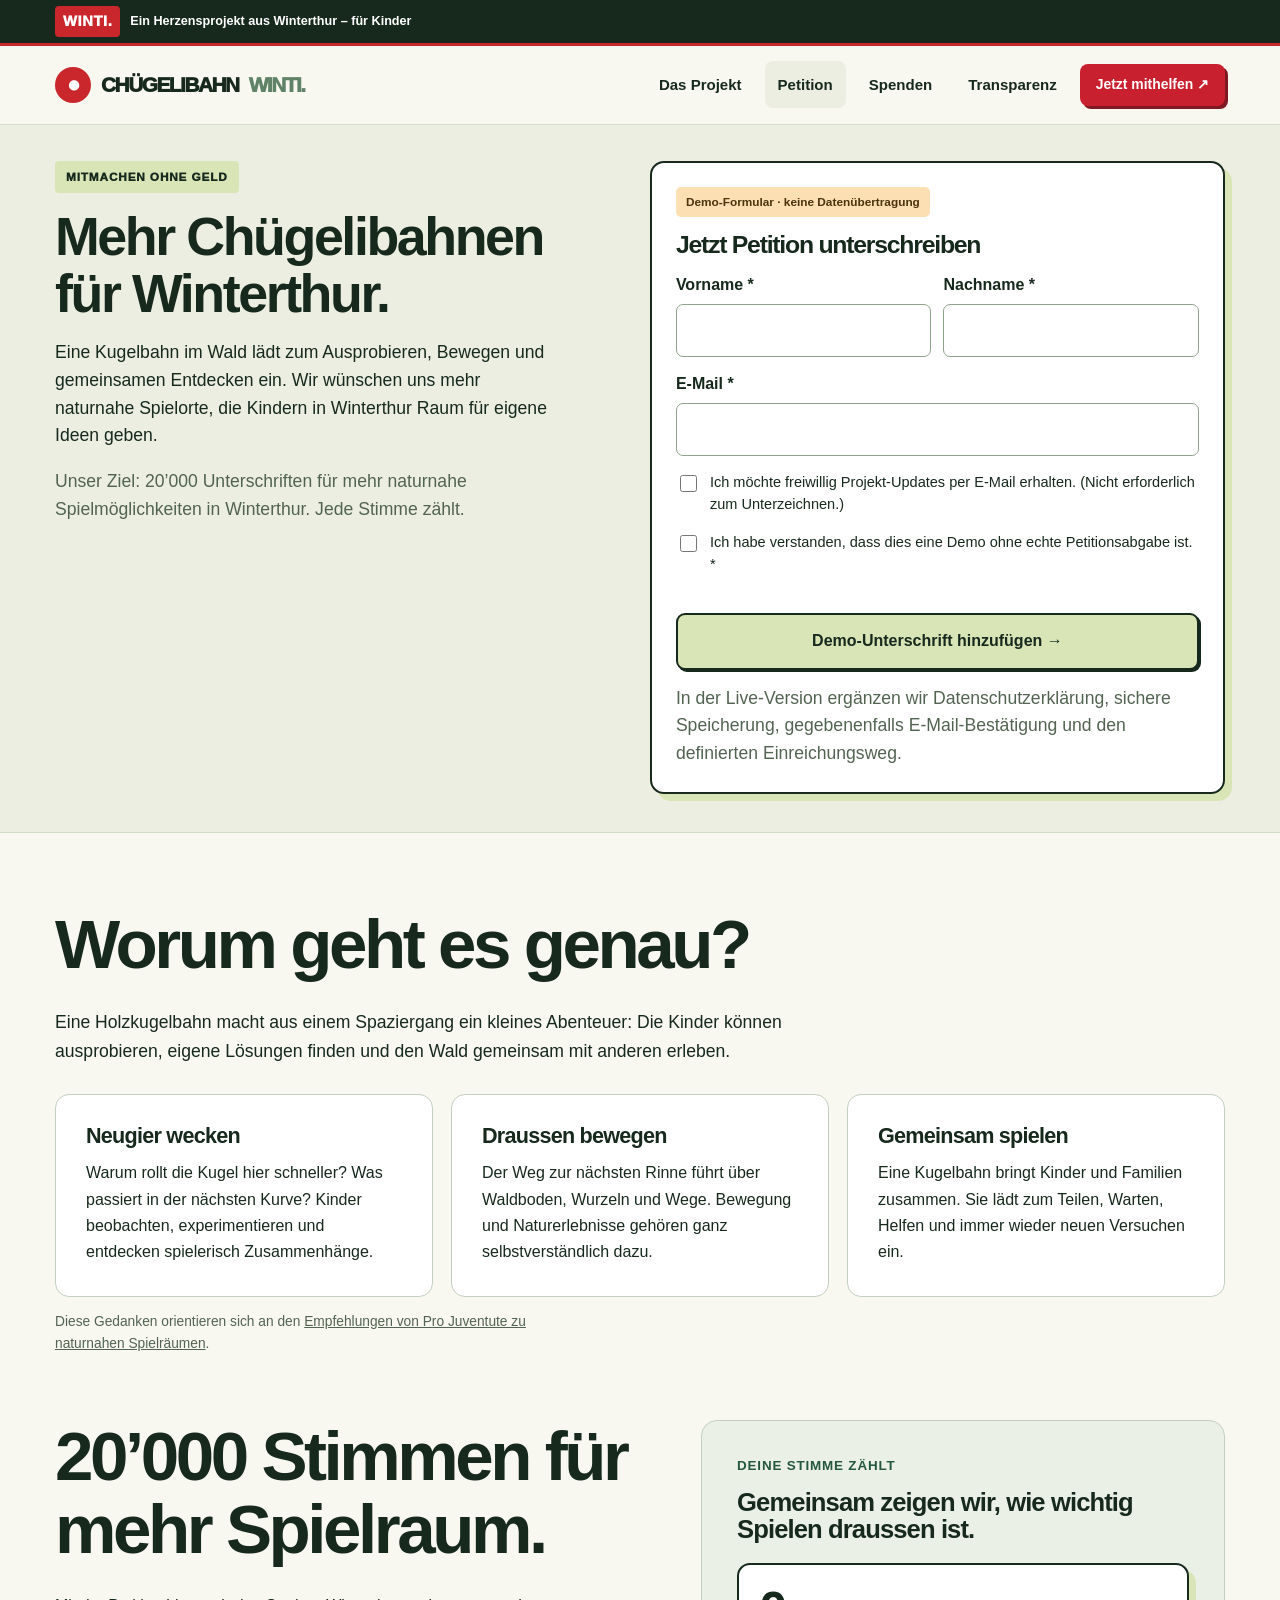
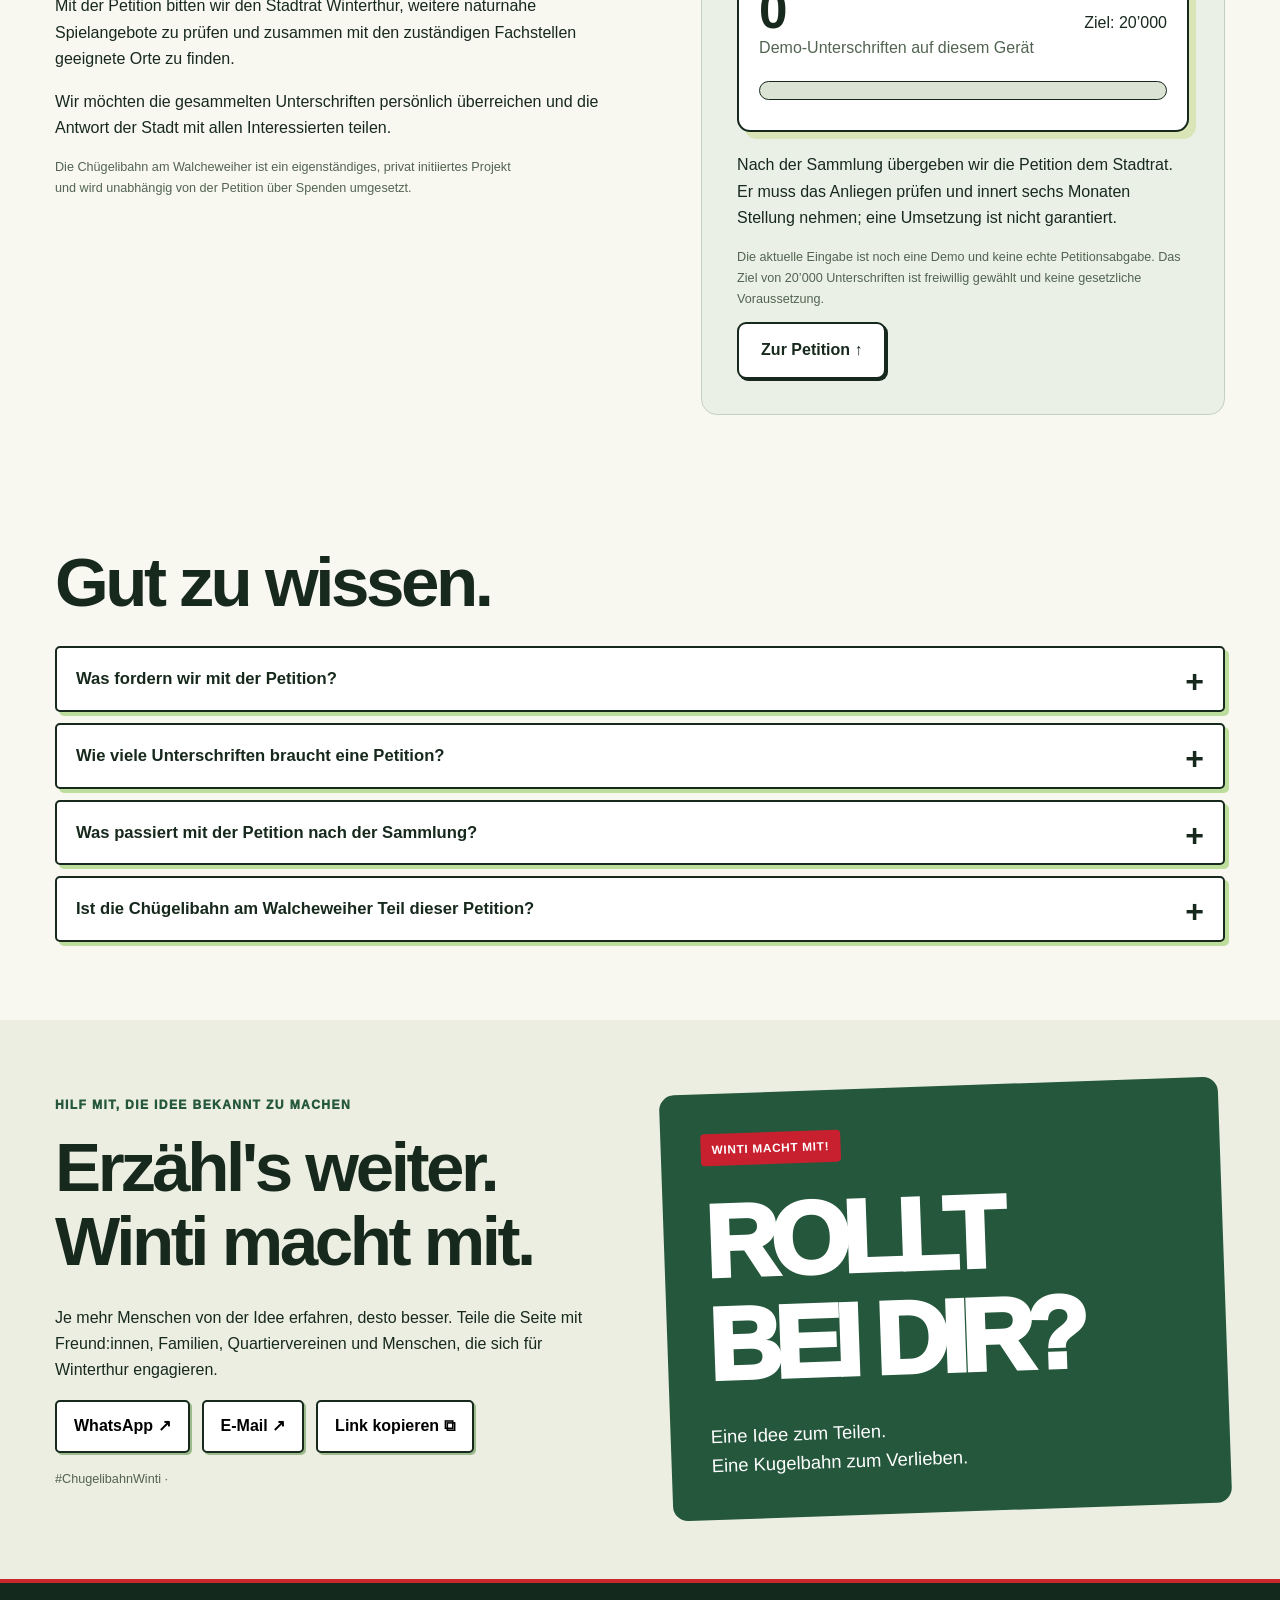
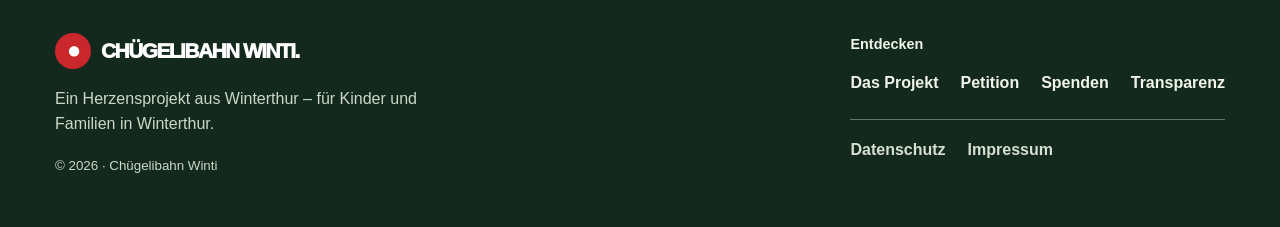
<file: petition.html>
<!DOCTYPE html>

<html lang="de-CH">
  <head>
    <meta charset="utf-8" />
    <meta content="width=device-width, initial-scale=1" name="viewport" />
    <meta content="#f6f5ee" name="theme-color" />
    <title>Petition – Chügelibahn Winterthur</title>

    <link rel="stylesheet" href="styles.css" />
    <script src="script.js" defer></script>
  </head>
  <body data-page="petition">
    <div class="topline">
      <div class="shell">
        <span class="topline-badge"
          ><strong class="community-wordmark">WINTI.</strong> Ein Herzensprojekt aus Winterthur –
          für Kinder</span
        >
      </div>
    </div>
    <header class="nav">
      <div class="shell nav-inner">
        <a class="logo" href="index.html"
          ><span class="logo-mark">●</span> CHÜGELIBAHN <span class="brand-location">WINTI.</span></a
        ><button aria-controls="navlinks" aria-expanded="false" class="mobile-menu" id="menu">
          ☰ Menü
        </button>
        <nav aria-label="Hauptnavigation" class="navlinks" id="navlinks">
          <a href="index.html">Das Projekt</a
          ><a href="petition.html" class="active" aria-current="page">Petition</a
          ><a href="spenden.html">Spenden</a><a href="transparenz.html">Transparenz</a
          ><a class="btn small main-nav-cta" href="spenden.html">Jetzt mithelfen ↗</a>
        </nav>
      </div>
    </header>
    <main>
      <section class="page" id="petition">
        <div class="page-hero petition-head">
          <div class="shell petition-hero-grid">
            <div>
              <span class="tag">Mitmachen ohne Geld</span>
              <h1>Mehr Chügelibahnen für Winterthur.</h1>
              <p>
                Eine Kugelbahn im Wald lädt zum Ausprobieren, Bewegen und gemeinsamen Entdecken ein.
                Wir wünschen uns mehr naturnahe Spielorte, die Kindern in Winterthur Raum für eigene Ideen geben.
              </p>
              <p class="smallprint">Unser Ziel: 20’000 Unterschriften für mehr naturnahe Spielmöglichkeiten in Winterthur. Jede Stimme zählt.</p>
            </div>
            <div class="form-card">
              <span class="demo-pill">Demo-Formular · keine Datenübertragung</span>
              <h3 class="form-title">Jetzt Petition unterschreiben</h3>
              <form id="petition-form">
                <div class="two-fields">
                  <div class="field">
                    <label for="first">Vorname *</label
                    ><input
                      autocomplete="given-name"
                      id="first"
                      maxlength="80"
                      name="first"
                      required=""
                    />
                  </div>
                  <div class="field">
                    <label for="last">Nachname *</label
                    ><input
                      autocomplete="family-name"
                      id="last"
                      maxlength="80"
                      name="last"
                      required=""
                    />
                  </div>
                </div>
                <div class="field">
                  <label for="email">E-Mail *</label
                  ><input autocomplete="email" id="email" name="email" required="" type="email" />
                </div>
                <div class="checkline">
                  <input id="consent" type="checkbox" /><label for="consent"
                    >Ich möchte freiwillig Projekt-Updates per E-Mail erhalten. (Nicht erforderlich
                    zum Unterzeichnen.)</label
                  >
                </div>
                <div class="checkline">
                  <input id="privacy" required="" type="checkbox" /><label for="privacy"
                    >Ich habe verstanden, dass dies eine Demo ohne echte Petitionsabgabe ist.
                    *</label
                  >
                </div>
                <button class="btn full" type="submit">Demo-Unterschrift hinzufügen →</button>
                <p class="smallprint form-note">
                  In der Live-Version ergänzen wir Datenschutzerklärung, sichere Speicherung,
                  gegebenenfalls E-Mail-Bestätigung und den definierten Einreichungsweg.
                </p>
              </form>
              <div class="result" id="petition-result" role="status">
                <h3>Danke, du bist dabei! 🎉</h3>
                <p>
                  Deine Demo-Unterschrift wurde auf diesem Gerät gezählt. Teile die Idee oder sieh
                  dir an, wie du den Bau unterstützen kannst.
                </p>
                <div class="chip-row">
                  <a class="btn small" href="spenden.html">Jetzt freiwillig spenden</a
                  ><button class="btn small light" data-share="petition">Petition teilen</button>
                </div>
              </div>
            </div>
          </div>
        </div>
        <section class="section petition-benefits" aria-labelledby="petition-why">
          <div class="shell">
            <h2 id="petition-why">Worum geht es genau?</h2>
            <p class="petition-intro">Eine Holzkugelbahn macht aus einem Spaziergang ein kleines Abenteuer: Die Kinder können ausprobieren, eigene Lösungen finden und den Wald gemeinsam mit anderen erleben.</p>
            <div class="petition-benefit-grid">
              <article class="petition-benefit">
                <h3>Neugier wecken</h3>
                <p>Warum rollt die Kugel hier schneller? Was passiert in der nächsten Kurve? Kinder beobachten, experimentieren und entdecken spielerisch Zusammenhänge.</p>
              </article>
              <article class="petition-benefit">
                <h3>Draussen bewegen</h3>
                <p>Der Weg zur nächsten Rinne führt über Waldboden, Wurzeln und Wege. Bewegung und Naturerlebnisse gehören ganz selbstverständlich dazu.</p>
              </article>
              <article class="petition-benefit">
                <h3>Gemeinsam spielen</h3>
                <p>Eine Kugelbahn bringt Kinder und Familien zusammen. Sie lädt zum Teilen, Warten, Helfen und immer wieder neuen Versuchen ein.</p>
              </article>
            </div>
            <p class="petition-reference">Diese Gedanken orientieren sich an den <a href="https://www.projuventute.ch/de/eltern/familie-gesellschaft/spielraeume-spielplaetze" target="_blank" rel="noopener noreferrer">Empfehlungen von Pro Juventute zu naturnahen Spielräumen</a>.</p>
            <div class="petition-next-grid">
              <div class="petition-next-copy">
                <h2>20’000 Stimmen für mehr Spielraum.</h2>
                <p>Mit der Petition bitten wir den Stadtrat Winterthur, weitere naturnahe Spielangebote zu prüfen und zusammen mit den zuständigen Fachstellen geeignete Orte zu finden.</p>
                <p>Wir möchten die gesammelten Unterschriften persönlich überreichen und die Antwort der Stadt mit allen Interessierten teilen.</p>
                <p class="smallprint">Die Chügelibahn am Walcheweiher ist ein eigenständiges, privat initiiertes Projekt und wird unabhängig von der Petition über Spenden umgesetzt.</p>
              </div>
              <aside class="petition-followup" aria-label="Stand und Ablauf der Petition">
                <div class="petition-followup-label">Deine Stimme zählt</div>
                <h3>Gemeinsam zeigen wir, wie wichtig Spielen draussen ist.</h3>
                <div class="progress-wrap petition-progress">
                  <div class="progress-head">
                    <div>
                      <strong data-petition-count="">0</strong>
                      <div class="muted">Demo-Unterschriften auf diesem Gerät</div>
                    </div>
                    <span>Ziel: 20’000</span>
                  </div>
                  <div class="progress"><span data-petition-progress=""></span></div>
                </div>
                <p>Nach der Sammlung übergeben wir die Petition dem Stadtrat. Er muss das Anliegen prüfen und innert sechs Monaten Stellung nehmen; eine Umsetzung ist nicht garantiert.</p>
                <p class="smallprint">Die aktuelle Eingabe ist noch eine Demo und keine echte Petitionsabgabe. Das Ziel von 20’000 Unterschriften ist freiwillig gewählt und keine gesetzliche Voraussetzung.</p>
                <a href="#petition-form" class="btn light">Zur Petition ↑</a>
              </aside>
            </div>
          </div>
        </section>
        <section class="section petition-faq" aria-labelledby="petition-faq-heading">
          <div class="shell">
            <h2 id="petition-faq-heading">Gut zu wissen.</h2>
            <div class="faq">
              <details><summary>Was fordern wir mit der Petition?</summary><p>Wir bitten den Stadtrat, weitere naturnahe Spielorte wie Holzkugelbahnen in Winterthur zu prüfen und geeignete Standorte mit den zuständigen Fachstellen abzuklären.</p></details>
              <details><summary>Wie viele Unterschriften braucht eine Petition?</summary><p>Für die Einreichung gibt es keine Mindestzahl. Die 20’000 Unterschriften sind unser selbst gesetztes Ziel, um die Unterstützung in Winterthur sichtbar zu machen.</p></details>
              <details><summary>Was passiert mit der Petition nach der Sammlung?</summary><p>Wir wollen sie dem Stadtrat überreichen. Dieser muss das Anliegen prüfen und innert sechs Monaten Stellung nehmen. Er ist aber nicht verpflichtet, die Forderung umzusetzen.</p></details>
              <details><summary>Ist die Chügelibahn am Walcheweiher Teil dieser Petition?</summary><p>Nein, das ist ein privat initiiertes, eigenständiges Projekt. Die erste Chügelibahn wird durch Spenden unterstützt und unabhängig von der Petition umgesetzt.</p></details>
              </div>
          </div>
        </section>
      </section>

      <section class="section alt">
        <div class="shell split">
          <div>
            <div class="eyebrow">Hilf mit, die Idee bekannt zu machen</div>
            <h2>Erzähl's weiter.<br />Winti macht mit.</h2>
            <p>
              Je mehr Menschen von der Idee erfahren, desto besser. Teile die Seite mit
              Freund:innen, Familien, Quartiervereinen und Menschen, die sich für Winterthur
              engagieren.
            </p>
            <div class="social">
              <button data-share="start">WhatsApp ↗</button
              ><button data-share="start" data-share-kind="email">E-Mail ↗</button
              ><button data-copy="#start">Link kopieren ⧉</button>
            </div>
            <p class="smallprint share-note">
              #ChugelibahnWinti · 
            </p>
          </div>
          <div class="share-poster">
            <span class="tag poster-winti">WINTI macht mit!</span>
            <div class="share-poster-title">ROLLT<br />BEI DIR?</div>
            <div class="share-poster-description">
              Eine Idee zum Teilen.<br />Eine Kugelbahn zum Verlieben.
            </div>
          </div>
        </div>
      </section>
    </main>
    <footer class="footer">
      <div class="shell footer-grid">
        <div>
          <a class="logo footer-logo" href="index.html"
            ><span class="logo-mark">●</span> CHÜGELIBAHN WINTI.</a
          >
          <p class="footer-description">
            Ein Herzensprojekt aus Winterthur – für Kinder und Familien in Winterthur.
          </p>
          <small class="footer-note">© 2026 · Chügelibahn Winti</small>
        </div>
        <div>
          <strong>Entdecken</strong>
          <div>
            <a href="index.html">Das Projekt</a><a href="petition.html">Petition</a
            ><a href="spenden.html">Spenden</a><a href="transparenz.html">Transparenz</a>
          </div>
          <div class="footer-legal">
            <a href="datenschutz.html">Datenschutz</a>
            <a href="impressum.html">Impressum</a>
          </div>
        </div>
      </div>
    </footer>
    <div class="sticky-cta">
      <a class="btn light" href="petition.html">Petition ✍️</a
      ><a class="btn" href="spenden.html">Spenden 💚</a>
    </div>
    <div aria-live="polite" class="toast" id="toast" role="status"></div>
  </body>
</html>
</file>
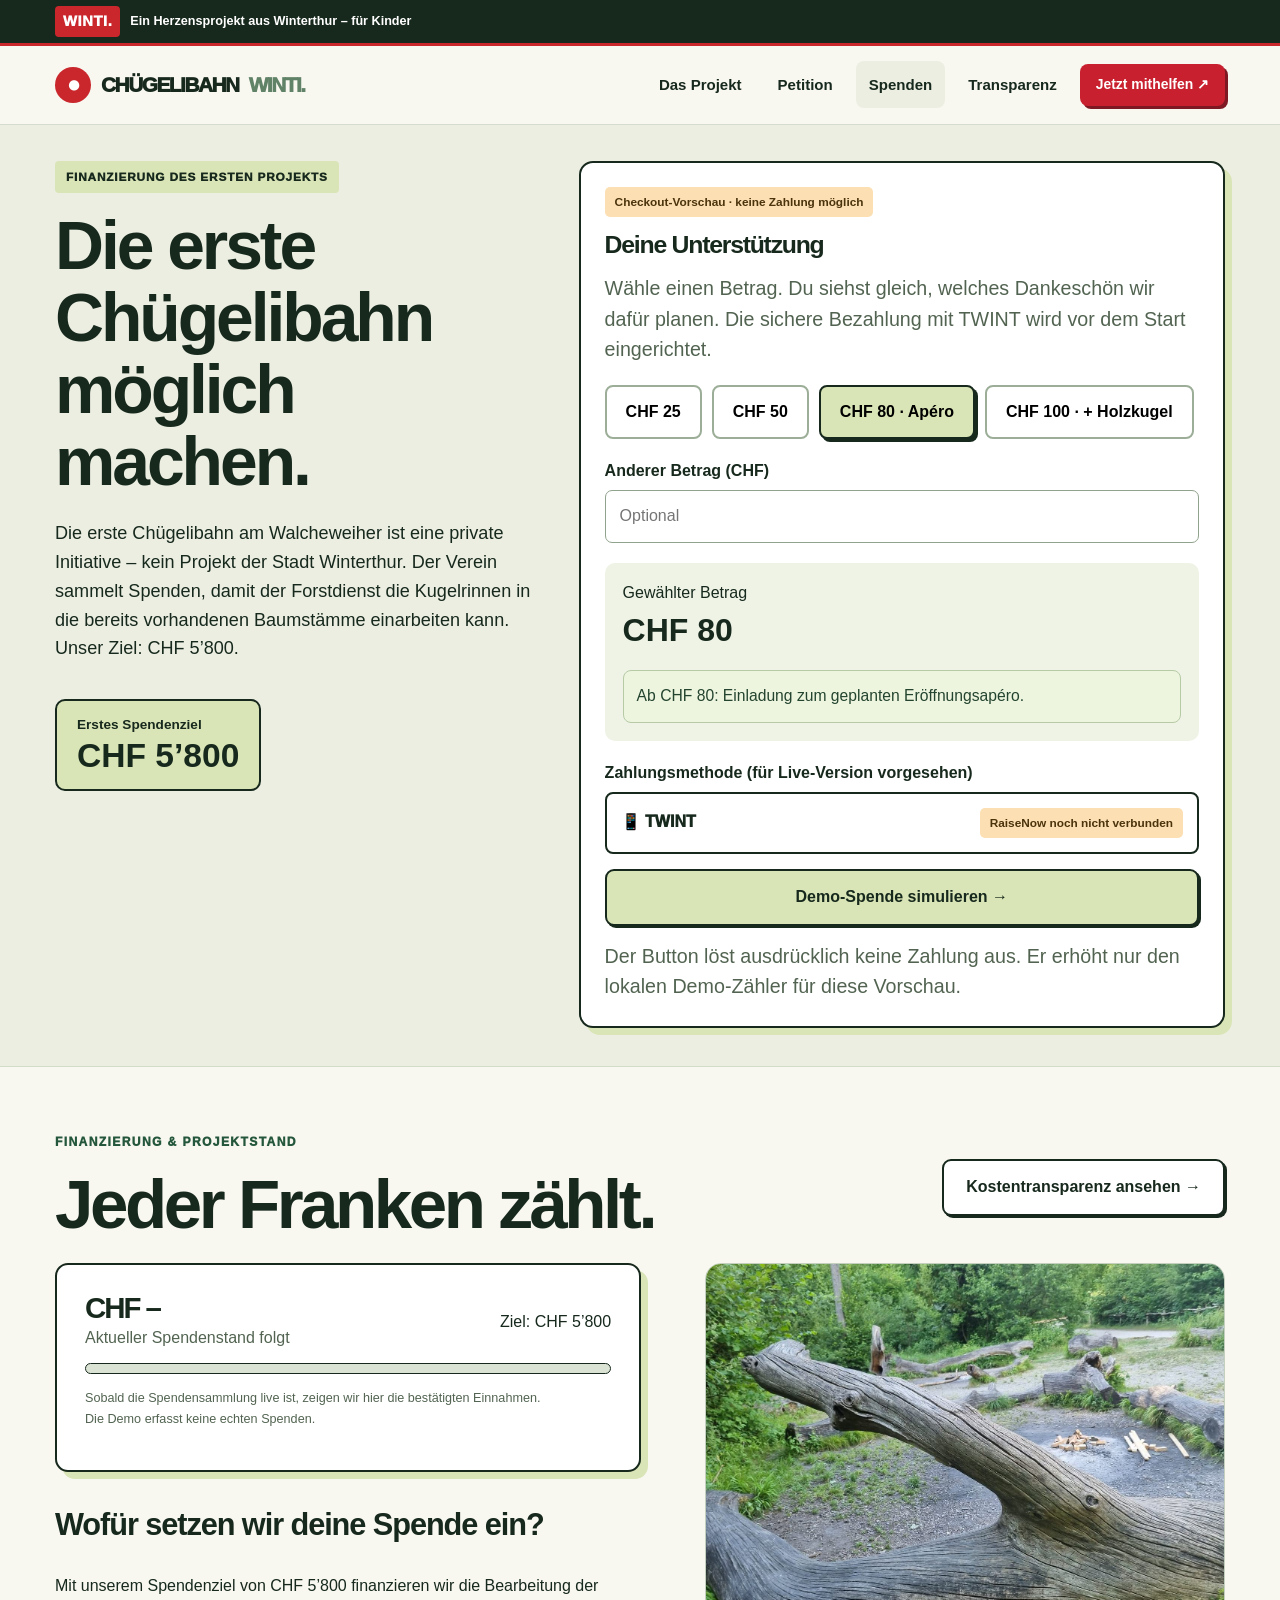
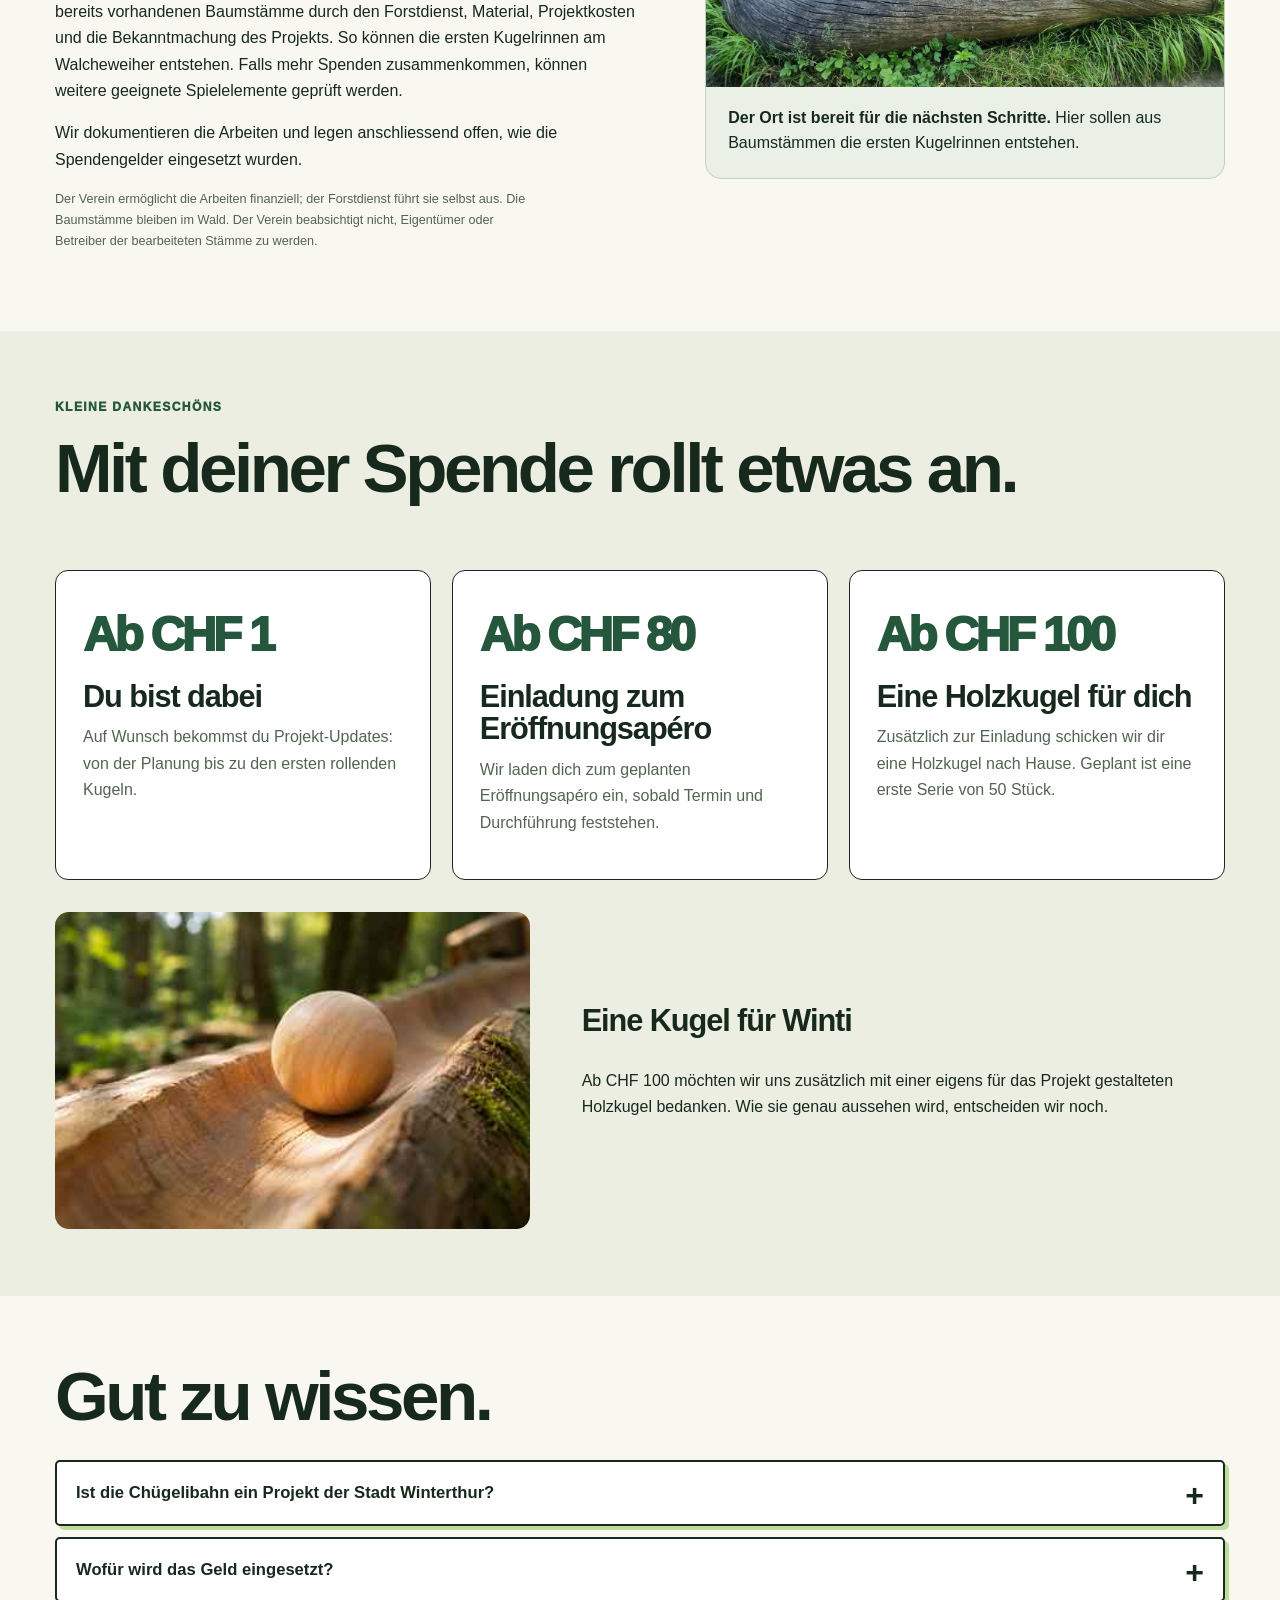
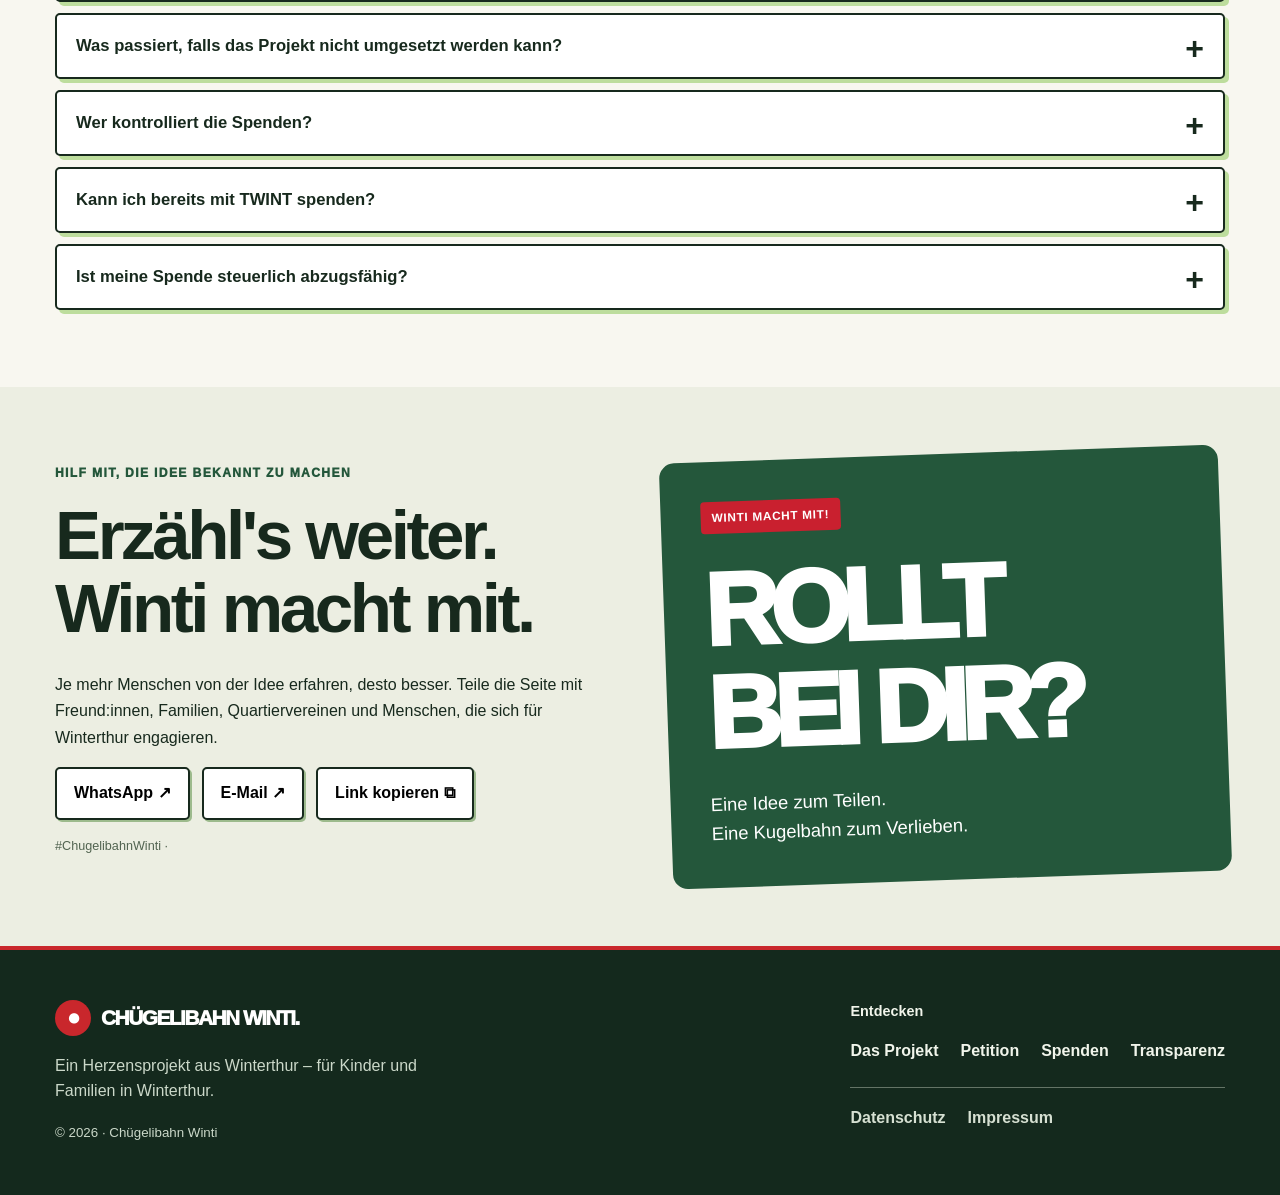
<file: spenden.html>
<!DOCTYPE html>

<html lang="de-CH">
  <head>
    <meta charset="utf-8" />
    <meta content="width=device-width, initial-scale=1" name="viewport" />
    <meta content="#f6f5ee" name="theme-color" />
    <title>Spenden – Chügelibahn Winterthur</title>

    <link rel="stylesheet" href="styles.css" />
    <script src="script.js" defer></script>
  </head>
  <body data-page="spenden">
    <div class="topline">
      <div class="shell">
        <span class="topline-badge"
          ><strong class="community-wordmark">WINTI.</strong> Ein Herzensprojekt aus Winterthur –
          für Kinder</span
        >
      </div>
    </div>
    <header class="nav">
      <div class="shell nav-inner">
        <a class="logo" href="index.html"
          ><span class="logo-mark">●</span> CHÜGELIBAHN <span class="brand-location">WINTI.</span></a
        ><button aria-controls="navlinks" aria-expanded="false" class="mobile-menu" id="menu">
          ☰ Menü
        </button>
        <nav aria-label="Hauptnavigation" class="navlinks" id="navlinks">
          <a href="index.html">Das Projekt</a><a href="petition.html">Petition</a
          ><a href="spenden.html" class="active" aria-current="page">Spenden</a
          ><a href="transparenz.html">Transparenz</a
          ><a class="btn small main-nav-cta active" href="spenden.html" aria-current="page"
            >Jetzt mithelfen ↗</a
          >
        </nav>
      </div>
    </header>
    <main>
      <section class="page" id="spenden">
        <div class="page-hero donation-head">
          <div class="shell donation-landing-grid">
            <div class="donation-landing-copy">
              <span class="tag">Finanzierung des ersten Projekts</span>
              <h1>Die erste Chügelibahn möglich machen.</h1>
              <p>Die erste Chügelibahn am Walcheweiher ist eine private Initiative – kein Projekt der Stadt Winterthur. Der Verein sammelt Spenden, damit der Forstdienst die Kugelrinnen in die bereits vorhandenen Baumstämme einarbeiten kann. Unser Ziel: CHF 5’800.</p>
              <div class="donation-goal-pill">
                <span>Erstes Spendenziel</span><strong>CHF 5’800</strong>
              </div>
            </div>
            <div class="form-card">
              <span class="demo-pill">Checkout-Vorschau · keine Zahlung möglich</span>
              <h3 class="form-title">Deine Unterstützung</h3>
              <p class="muted">
                Wähle einen Betrag. Du siehst gleich, welches Dankeschön wir dafür planen. Die
                sichere Bezahlung mit TWINT wird vor dem Start eingerichtet.
              </p>
              <div aria-label="Spendenbetrag" class="chip-row" role="group">
                <button class="chip" data-amount="25">CHF 25</button
                ><button class="chip" data-amount="50">CHF 50</button
                ><button class="chip selected" data-amount="80">CHF 80 · Apéro</button
                ><button class="chip" data-amount="100">CHF 100 · + Holzkugel</button>
              </div>
              <div class="field custom-amount-field">
                <label for="custom-amount">Anderer Betrag (CHF)</label
                ><input
                  id="custom-amount"
                  max="100000"
                  min="1"
                  placeholder="Optional"
                  step="1"
                  type="number"
                />
              </div>
              <div class="donation-summary">
                <div>Gewählter Betrag</div>
                <strong id="chosen-amount">CHF 25</strong>
                <div aria-live="polite" class="reward-note" id="reward-note">
                  Ab CHF 1: Auf Wunsch erhältst du Projekt-Updates.
                </div>
              </div>
              <div class="field">
                <label>Zahlungsmethode (für Live-Version vorgesehen)</label>
                <div class="payment-method">
                  📱 TWINT <span class="demo-pill">RaiseNow noch nicht verbunden</span>
                </div>
              </div>
              <button class="btn full" id="demo-donation">Demo-Spende simulieren →</button>
              <p class="smallprint form-note">
                Der Button löst ausdrücklich keine Zahlung aus. Er erhöht nur den lokalen
                Demo-Zähler für diese Vorschau.
              </p>
              <div class="result" id="donation-result" role="status">
                <h3>Danke fürs Mitmachen! 💚</h3>
                <p>
                  Die Testspende wurde nur in deinem Browser simuliert. Es ist kein Geld geflossen.
                </p>
                <button class="btn small light" data-share="spenden">Projekt teilen ↗</button>
              </div>
            </div>
          </div>
        </div>
        <section class="section donation-use" aria-labelledby="donation-use-title">
          <div class="shell">
            <div class="donation-use-header">
              <div>
                <div class="eyebrow">Finanzierung &amp; Projektstand</div>
                <h2 id="donation-use-title">Jeder Franken zählt.</h2>
              </div>
              <a class="btn light" href="transparenz.html">Kostentransparenz ansehen →</a>
            </div>
            <div class="donation-use-layout">
              <div>
                <div class="progress-wrap donation-progress" aria-label="Spendenziel CHF 5’800; aktueller Spendenstand noch nicht veröffentlicht">
                  <div class="progress-head">
                    <div>
                      <strong class="donation-progress-current">CHF –</strong>
                      <div class="muted">Aktueller Spendenstand folgt</div>
                    </div>
                    <span>Ziel: CHF 5’800</span>
                  </div>
                  <div class="progress"><span class="donation-unverified-progress"></span></div>
                  <p class="smallprint">Sobald die Spendensammlung live ist, zeigen wir hier die bestätigten Einnahmen. Die Demo erfasst keine echten Spenden.</p>
                </div>
                <h3 class="donation-details-title">Wofür setzen wir deine Spende ein?</h3>
                <p>Mit unserem Spendenziel von CHF 5’800 finanzieren wir die Bearbeitung der bereits vorhandenen Baumstämme durch den Forstdienst, Material, Projektkosten und die Bekanntmachung des Projekts. So können die ersten Kugelrinnen am Walcheweiher entstehen. Falls mehr Spenden zusammenkommen, können weitere geeignete Spielelemente geprüft werden.</p>
                <p>Wir dokumentieren die Arbeiten und legen anschliessend offen, wie die Spendengelder eingesetzt wurden.</p>
                <p class="smallprint">Der Verein ermöglicht die Arbeiten finanziell; der Forstdienst führt sie selbst aus. Die Baumstämme bleiben im Wald. Der Verein beabsichtigt nicht, Eigentümer oder Betreiber der bearbeiteten Stämme zu werden.</p>
              </div>
              <figure class="donation-place">
                <img src="bilder/baumstaemme-uebersicht.jpg" alt="Baumstämme am Walcheweiher, die für Kugelrinnen genutzt werden könnten" loading="lazy" />
                <figcaption><strong>Der Ort ist bereit für die nächsten Schritte.</strong> Hier sollen aus Baumstämmen die ersten Kugelrinnen entstehen.</figcaption>
              </figure>
            </div>
          </div>
        </section>
        <section class="section alt">
          <div class="shell">
            <div class="section-head">
              <div>
                <div class="eyebrow">Kleine Dankeschöns</div>
                <h2>Mit deiner Spende rollt etwas an.</h2>
              </div>
            </div>
            <div class="cards">
              <article class="card">
                <span class="num">Ab CHF 1</span>
                <h3>Du bist dabei</h3>
                <p>
                  Auf Wunsch bekommst du Projekt-Updates: von der Planung bis zu den ersten
                  rollenden Kugeln.
                </p>
              </article>
              <article class="card">
                <span class="num">Ab CHF 80</span>
                <h3>Einladung zum Eröffnungsapéro</h3>
                <p>
                  Wir laden dich zum geplanten Eröffnungsapéro ein, sobald Termin und Durchführung
                  feststehen.
                </p>
              </article>
              <article class="card">
                <span class="num">Ab CHF 100</span>
                <h3>Eine Holzkugel für dich</h3>
                <p>
                  Zusätzlich zur Einladung schicken wir dir eine Holzkugel nach Hause. Geplant ist
                  eine erste Serie von 50 Stück.
                </p>
              </article>
            </div>
          </div>
          <div class="shell inline-image">
            <img
              alt="Schlichte naturbelassene Holzkugel ohne Logo in einer Holzrinne im Wald"
              src="bilder/holzkugel-natur.jpg"
            />
            <div>
              <h3>Eine Kugel für Winti</h3>
              <p>
                Ab CHF 100 möchten wir uns zusätzlich mit einer eigens für das Projekt gestalteten
                Holzkugel bedanken. Wie sie genau aussehen wird, entscheiden wir noch.
              </p>

            </div>
          </div>
        </section>
        <section class="section donation-faq" aria-labelledby="donation-faq-title">
          <div class="shell">
            <h2 id="donation-faq-title">Gut zu wissen.</h2>
            <div class="faq">
              <details><summary>Ist die Chügelibahn ein Projekt der Stadt Winterthur?</summary><p>Nein. Die erste Chügelibahn am Walcheweiher ist eine private Initiative. Der Verein organisiert das Fundraising, und der Forstdienst der Stadt Winterthur übernimmt die handwerkliche Umsetzung.</p></details>
              <details><summary>Wofür wird das Geld eingesetzt?</summary><p>Vor allem für die ersten Kugelrinnen in vorhandenen Baumstämmen sowie erforderliches Material und weitere Projektkosten. Das geplante Budget kannst du auf der <a href="transparenz.html">Transparenzseite</a> nachlesen.</p></details>
              <details><summary>Was passiert, falls das Projekt nicht umgesetzt werden kann?</summary><p>Zuerst prüfen wir eine kleinere, sinnvolle Umsetzung. Ist auch das nicht möglich, sollen die zweckgebundenen Spenden zurückerstattet werden.</p></details>
              <details><summary>Wer kontrolliert die Spenden?</summary><p>Wir dokumentieren Einnahmen und Ausgaben. Steven Büchi von der <a href="https://prtag.ch/" target="_blank" rel="noopener noreferrer">PRT Revisions &amp; Treuhand AG</a> hat zugesagt, die Projektabrechnung nach Abschluss kostenlos und unabhängig zu prüfen. Der Abschlussbericht geht per E-Mail an Spender:innen, deren Adresse uns vorliegt.</p></details>
              <details><summary>Kann ich bereits mit TWINT spenden?</summary><p>Noch nicht. Aktuell ist das Spendenformular eine Demo und löst keine Zahlung aus. Eine sichere Zahlungslösung mit TWINT ist für den Start geplant.</p></details>
              <details><summary>Ist meine Spende steuerlich abzugsfähig?</summary><p>Eine steuerliche Abzugsfähigkeit können wir derzeit nicht zusichern.</p></details>
            </div>
          </div>
        </section>
      </section>

      <section class="section alt">
        <div class="shell split">
          <div>
            <div class="eyebrow">Hilf mit, die Idee bekannt zu machen</div>
            <h2>Erzähl's weiter.<br />Winti macht mit.</h2>
            <p>
              Je mehr Menschen von der Idee erfahren, desto besser. Teile die Seite mit
              Freund:innen, Familien, Quartiervereinen und Menschen, die sich für Winterthur
              engagieren.
            </p>
            <div class="social">
              <button data-share="start">WhatsApp ↗</button
              ><button data-share="start" data-share-kind="email">E-Mail ↗</button
              ><button data-copy="#start">Link kopieren ⧉</button>
            </div>
            <p class="smallprint share-note">
              #ChugelibahnWinti · 
            </p>
          </div>
          <div class="share-poster">
            <span class="tag poster-winti">WINTI macht mit!</span>
            <div class="share-poster-title">ROLLT<br />BEI DIR?</div>
            <div class="share-poster-description">
              Eine Idee zum Teilen.<br />Eine Kugelbahn zum Verlieben.
            </div>
          </div>
        </div>
      </section>
    </main>
    <footer class="footer">
      <div class="shell footer-grid">
        <div>
          <a class="logo footer-logo" href="index.html"
            ><span class="logo-mark">●</span> CHÜGELIBAHN WINTI.</a
          >
          <p class="footer-description">
            Ein Herzensprojekt aus Winterthur – für Kinder und Familien in Winterthur.
          </p>
          <small class="footer-note">© 2026 · Chügelibahn Winti</small>
        </div>
        <div>
          <strong>Entdecken</strong>
          <div>
            <a href="index.html">Das Projekt</a><a href="petition.html">Petition</a
            ><a href="spenden.html">Spenden</a><a href="transparenz.html">Transparenz</a>
          </div>
          <div class="footer-legal">
            <a href="datenschutz.html">Datenschutz</a>
            <a href="impressum.html">Impressum</a>
          </div>
        </div>
      </div>
    </footer>
    <div class="sticky-cta">
      <a class="btn light" href="petition.html">Petition ✍️</a
      ><a class="btn" href="spenden.html">Spenden 💚</a>
    </div>
    <div aria-live="polite" class="toast" id="toast" role="status"></div>
  </body>
</html>
</file>
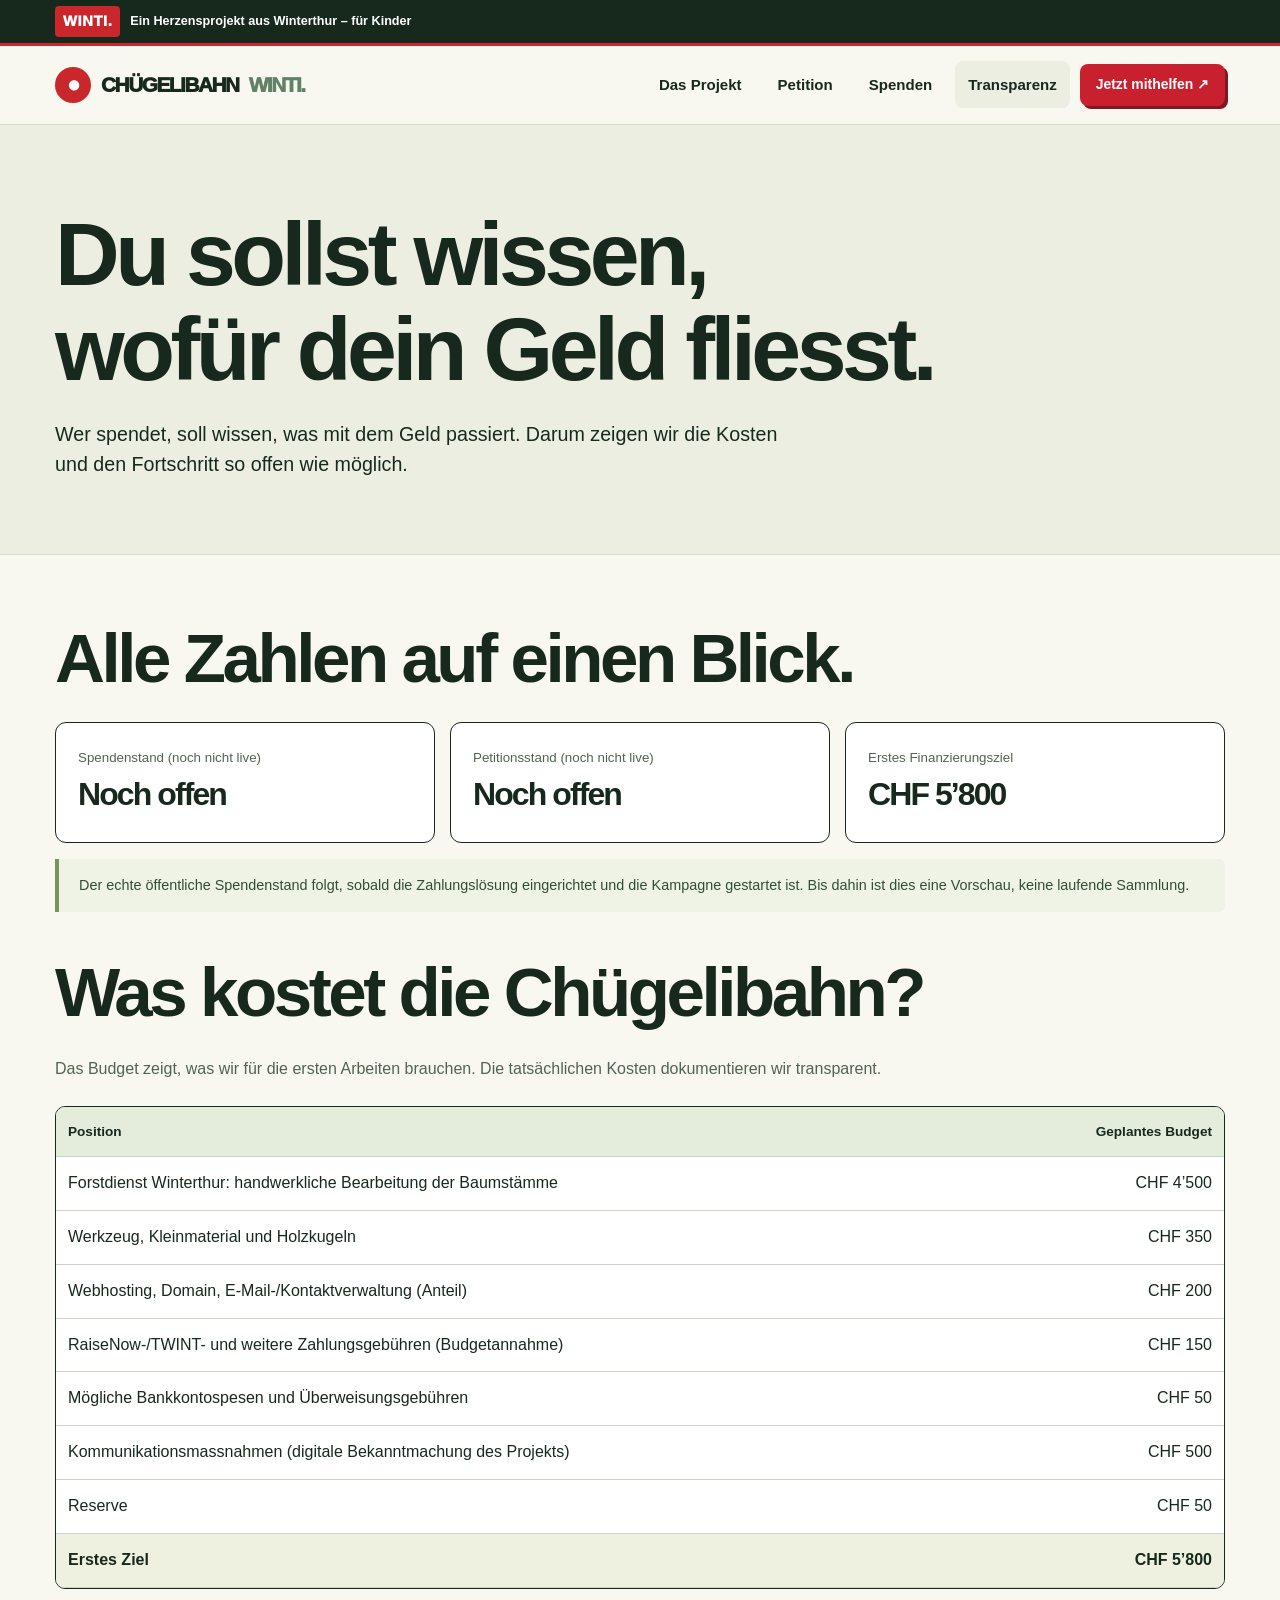
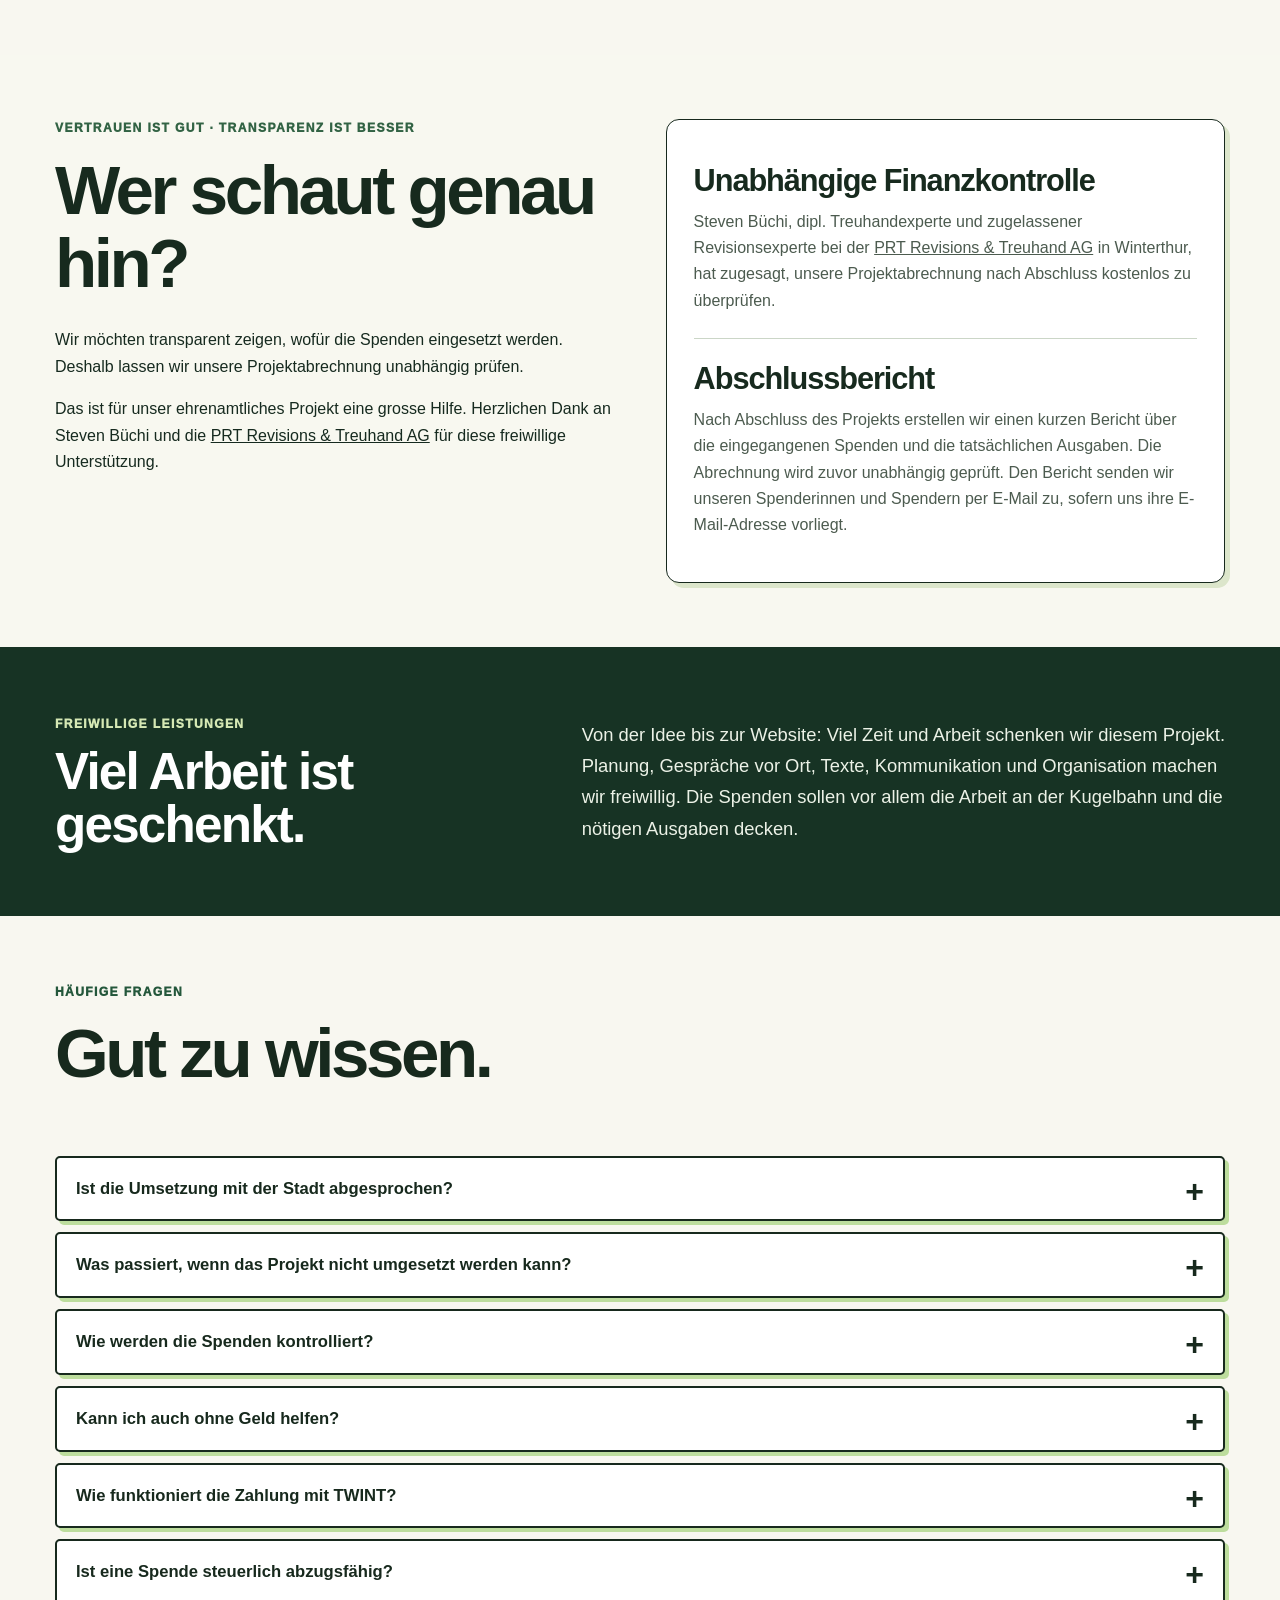
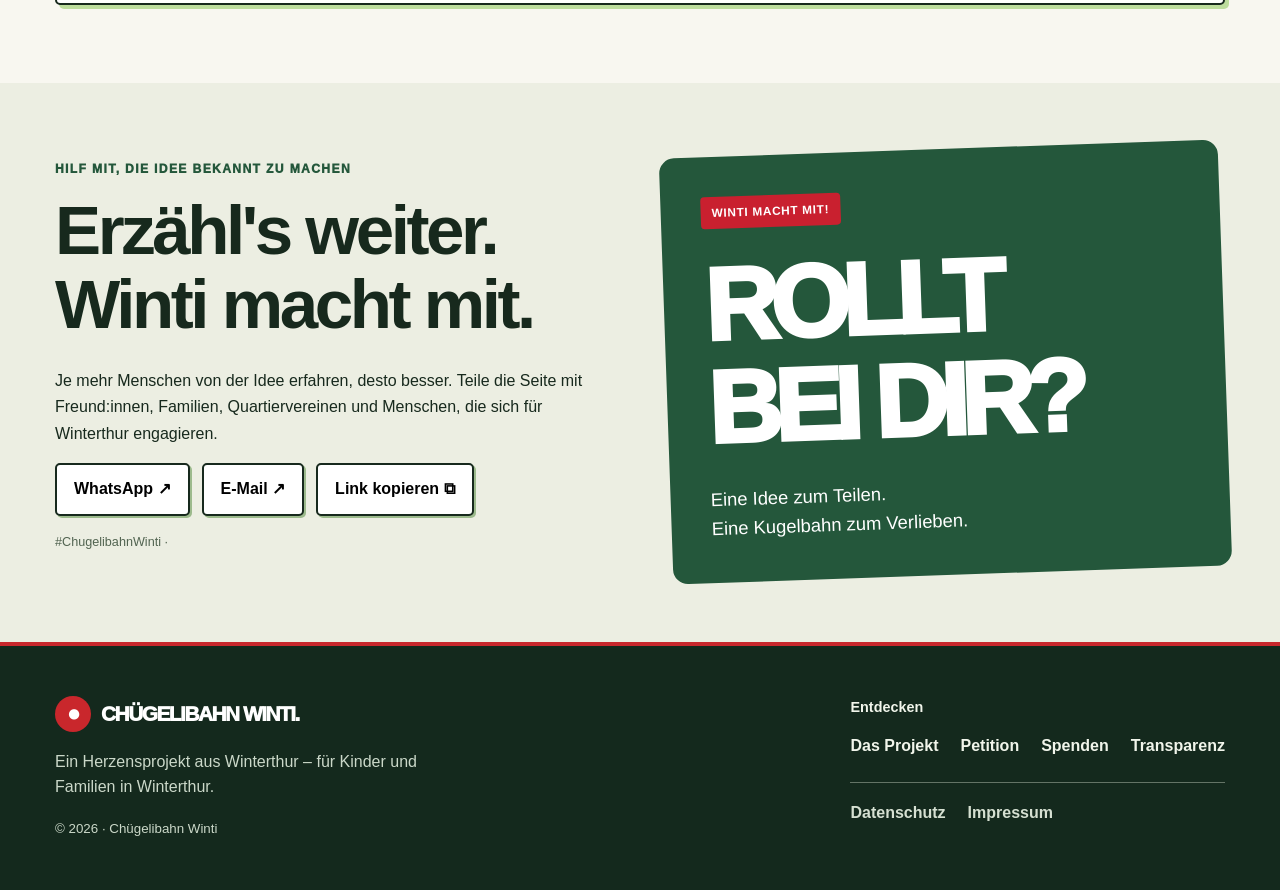
<file: transparenz.html>
<!DOCTYPE html>

<html lang="de-CH">
  <head>
    <meta charset="utf-8" />
    <meta content="width=device-width, initial-scale=1" name="viewport" />
    <meta content="#f6f5ee" name="theme-color" />
    <title>Transparenz – Chügelibahn Winterthur</title>

    <link rel="stylesheet" href="styles.css" />
    <script src="script.js" defer></script>
  </head>
  <body data-page="transparenz">
    <div class="topline">
      <div class="shell">
        <span class="topline-badge"
          ><strong class="community-wordmark">WINTI.</strong> Ein Herzensprojekt aus Winterthur –
          für Kinder</span
        >
      </div>
    </div>
    <header class="nav">
      <div class="shell nav-inner">
        <a class="logo" href="index.html"
          ><span class="logo-mark">●</span> CHÜGELIBAHN <span class="brand-location">WINTI.</span></a
        ><button aria-controls="navlinks" aria-expanded="false" class="mobile-menu" id="menu">
          ☰ Menü
        </button>
        <nav aria-label="Hauptnavigation" class="navlinks" id="navlinks">
          <a href="index.html">Das Projekt</a><a href="petition.html">Petition</a
          ><a href="spenden.html">Spenden</a
          ><a href="transparenz.html" class="active" aria-current="page">Transparenz</a
          ><a class="btn small main-nav-cta" href="spenden.html">Jetzt mithelfen ↗</a>
        </nav>
      </div>
    </header>
    <main>
      <section class="page" id="transparenz">
        <div class="page-hero">
          <div class="shell">
            <h1>Du sollst wissen,<br />wofür dein Geld fliesst.</h1>
            <p>
              Wer spendet, soll wissen, was mit dem Geld passiert. Darum zeigen wir die Kosten und
              den Fortschritt so offen wie möglich.
            </p>
          </div>
        </div>
        <section class="section">
          <div class="shell">
            <h2>Alle Zahlen auf einen Blick.</h2>
            <div class="metric-grid">
              <div class="metric">
                <small>Spendenstand (noch nicht live)</small><strong>Noch offen</strong>
              </div>
              <div class="metric">
                <small>Petitionsstand (noch nicht live)</small><strong>Noch offen</strong>
              </div>
              <div class="metric">
                <small>Erstes Finanzierungsziel</small><strong>CHF 5’800</strong>
              </div>
            </div>
            <div class="notice">
              Der echte öffentliche Spendenstand folgt, sobald die Zahlungslösung eingerichtet und
              die Kampagne gestartet ist. Bis dahin ist dies eine Vorschau, keine laufende Sammlung.
            </div>
            <div class="section-head budget-heading">
              <h2>Was kostet die Chügelibahn?</h2>
            </div>
            <p class="budget-intro compact-budget-intro">Das Budget zeigt, was wir für die ersten Arbeiten brauchen. Die tatsächlichen Kosten dokumentieren wir transparent.</p>
            <div class="budget-table">
              <table>
                <thead>
                  <tr>
                    <th>Position</th>
                    <th>Geplantes Budget</th>
                  </tr>
                </thead>
                <tbody>
                  <tr>
                    <td>Forstdienst Winterthur: handwerkliche Bearbeitung der Baumstämme</td>
                    <td>CHF 4’500</td>
                  </tr>
                  <tr>
                    <td>Werkzeug, Kleinmaterial und Holzkugeln</td>
                    <td>CHF 350</td>
                  </tr>
                  <tr>
                    <td>Webhosting, Domain, E-Mail-/Kontaktverwaltung (Anteil)</td>
                    <td>CHF 200</td>
                  </tr>
                  <tr>
                    <td>RaiseNow-/TWINT- und weitere Zahlungsgebühren (Budgetannahme)</td>
                    <td>CHF 150</td>
                  </tr>
                  <tr>
                    <td>Mögliche Bankkontospesen und Überweisungsgebühren</td>
                    <td>CHF 50</td>
                  </tr>
                  <tr>
                    <td>Kommunikationsmassnahmen (digitale Bekanntmachung des Projekts)</td>
                    <td>CHF 500</td>
                  </tr>
                  <tr>
                    <td>Reserve</td>
                    <td>CHF 50</td>
                  </tr>
                  <tr>
                    <td class="budget-total">Erstes Ziel</td>
                    <td class="budget-total">CHF 5’800</td>
                  </tr>
                </tbody>
              </table>
            </div>

          </div>
        </section>
        <section class="section transparency-review">
          <div class="shell split">
            <div>
              <div class="eyebrow">Vertrauen ist gut · Transparenz ist besser</div>
              <h2>Wer schaut genau hin?</h2>
              <p>
                Wir möchten transparent zeigen, wofür die Spenden eingesetzt werden.
                Deshalb lassen wir unsere Projektabrechnung unabhängig prüfen.
              </p>
              <p>
                Das ist für unser ehrenamtliches Projekt eine grosse Hilfe.
                Herzlichen Dank an Steven Büchi und die <a href="https://prtag.ch/" target="_blank" rel="noopener noreferrer">PRT Revisions &amp; Treuhand AG</a>
                für diese freiwillige Unterstützung.
              </p>
            </div>
            <div class="card">
              <h3 class="review-title">Unabhängige Finanzkontrolle</h3>
              <p>
                Steven Büchi, dipl. Treuhandexperte und zugelassener Revisionsexperte
                bei der <a href="https://prtag.ch/" target="_blank" rel="noopener noreferrer">PRT Revisions &amp; Treuhand AG</a> in Winterthur, hat zugesagt,
                unsere Projektabrechnung nach Abschluss kostenlos zu überprüfen.
              </p>
              <hr class="review-divider" />
              <h3>Abschlussbericht</h3>
              <p>
                Nach Abschluss des Projekts erstellen wir einen kurzen Bericht über
                die eingegangenen Spenden und die tatsächlichen Ausgaben. Die Abrechnung
                wird zuvor unabhängig geprüft. Den Bericht senden wir unseren
                Spenderinnen und Spendern per E-Mail zu, sofern uns ihre
                E-Mail-Adresse vorliegt.
              </p>
            </div>
          </div>
        </section>
                <section class="section voluntary-section">
          <div class="shell voluntary">
            <div>
              <span class="eyebrow">Freiwillige Leistungen</span>
              <h3>Viel Arbeit ist geschenkt.</h3>
            </div>
            <p>
              Von der Idee bis zur Website: Viel Zeit und Arbeit schenken wir diesem Projekt.
              Planung, Gespräche vor Ort, Texte, Kommunikation und Organisation machen wir
              freiwillig. Die Spenden sollen vor allem die Arbeit an der Kugelbahn und die nötigen
              Ausgaben decken.
            </p>
          </div>
        </section>
        <section class="section">
          <div class="shell">
            <div class="section-head">
              <div>
                <div class="eyebrow">Häufige Fragen</div>
                <h2>Gut zu wissen.</h2>
              </div>
            </div>
            <div class="faq">
              <details>
                <summary>Ist die Umsetzung mit der Stadt abgesprochen?</summary>
                <p>
                  Ja. Die Idee und der Standort wurden mit dem Forstdienst der Stadt Winterthur
                  vor Ort besprochen. Der Forstdienst übernimmt die handwerklichen Arbeiten
                  an den bereits vorhandenen Baumstämmen selbst. Der Verein finanziert
                  die Arbeiten über Spenden; es ist kein offizielles Projekt der Stadt Winterthur.
                </p>
              </details>
              <details>
                <summary>Was passiert, wenn das Projekt nicht umgesetzt werden kann?</summary>
                <p>
                  Falls sich das Projekt nicht wie geplant umsetzen lässt, prüfen wir zunächst, ob
                  eine kleinere Ausführung möglich ist. Wenn kein sinnvoller Projekteinsatz möglich
                  ist, sollen die zweckgebundenen Spenden zurückerstattet werden.
                </p>
              </details>
              <details>
                <summary>Wie werden die Spenden kontrolliert?</summary>
                <p>
                  Wir dokumentieren alle Spendeneinnahmen und Projektausgaben nachvollziehbar.
                  Die freiwillige Organisation des Vereins verursacht keine Personalkosten.
                  Die Spenden setzen wir für die Chügelibahn ein, insbesondere für die
                  handwerkliche Umsetzung durch den Forstdienst Winterthur und weitere
                  notwendige Projektkosten. Die Abrechnung wird nach Projektabschluss
                  unabhängig durch Steven Büchi von der <a href="https://prtag.ch/" target="_blank" rel="noopener noreferrer">PRT Revisions &amp; Treuhand AG</a>
                  geprüft. Den Abschlussbericht mit Einnahmen und Ausgaben erhalten unsere
                  Spenderinnen und Spender per E-Mail, sofern uns ihre Adresse vorliegt.
                </p>
              </details>
              <details>
                <summary>Kann ich auch ohne Geld helfen?</summary>
                <p>
                  Ja. Du kannst die Petition unterstützen, die Idee teilen und später eventuell mit
                  freiwilliger Arbeit, Material oder Kontakten helfen.
                </p>
              </details>
              <details>
                <summary>Wie funktioniert die Zahlung mit TWINT?</summary>
                <p>
                  Im Spendenformular kannst du TWINT als Zahlungsart wählen.
                  Danach bestätigst du die Zahlung wie gewohnt in deiner TWINT-App.
                  Die Spende wird über RaiseNow abgewickelt.
                </p>
              </details>
              <details>
                <summary>Ist eine Spende steuerlich abzugsfähig?</summary>
                <p>
                  Wir können aktuell keine steuerliche Abzugsfähigkeit zusichern. Eine
                  Spendenbestätigung ist vorgesehen; ob ein Steuerabzug möglich ist, hängt von der
                  anerkannten Trägerschaft und den jeweiligen Steuervorschriften ab.
                </p>
              </details>
            </div>
          </div>
        </section>
      </section>
      <section class="section alt">
        <div class="shell split">
          <div>
            <div class="eyebrow">Hilf mit, die Idee bekannt zu machen</div>
            <h2>Erzähl's weiter.<br />Winti macht mit.</h2>
            <p>
              Je mehr Menschen von der Idee erfahren, desto besser. Teile die Seite mit
              Freund:innen, Familien, Quartiervereinen und Menschen, die sich für Winterthur
              engagieren.
            </p>
            <div class="social">
              <button data-share="start">WhatsApp ↗</button
              ><button data-share="start" data-share-kind="email">E-Mail ↗</button
              ><button data-copy="#start">Link kopieren ⧉</button>
            </div>
            <p class="smallprint share-note">
              #ChugelibahnWinti · 
            </p>
          </div>
          <div class="share-poster">
            <span class="tag poster-winti">WINTI macht mit!</span>
            <div class="share-poster-title">ROLLT<br />BEI DIR?</div>
            <div class="share-poster-description">
              Eine Idee zum Teilen.<br />Eine Kugelbahn zum Verlieben.
            </div>
          </div>
        </div>
      </section>
    </main>
    <footer class="footer">
      <div class="shell footer-grid">
        <div>
          <a class="logo footer-logo" href="index.html"
            ><span class="logo-mark">●</span> CHÜGELIBAHN WINTI.</a
          >
          <p class="footer-description">
            Ein Herzensprojekt aus Winterthur – für Kinder und Familien in Winterthur.
          </p>
          <small class="footer-note">© 2026 · Chügelibahn Winti</small>
        </div>
        <div>
          <strong>Entdecken</strong>
          <div>
            <a href="index.html">Das Projekt</a><a href="petition.html">Petition</a
            ><a href="spenden.html">Spenden</a><a href="transparenz.html">Transparenz</a>
          </div>
          <div class="footer-legal">
            <a href="datenschutz.html">Datenschutz</a>
            <a href="impressum.html">Impressum</a>
          </div>
        </div>
      </div>
    </footer>
    <div class="sticky-cta">
      <a class="btn light" href="petition.html">Petition ✍️</a
      ><a class="btn" href="spenden.html">Spenden 💚</a>
    </div>
    <div aria-live="polite" class="toast" id="toast" role="status"></div>
  </body>
<!-- Production redeploy after Netlify credits restored; no visible content changes. -->
</html>
</file>
<file: styles.css>
/* Shared site styles. Responsive rules follow the components they adjust. */

:root {
  --orange: #d8ae7d;
  --white: #fff;
  --max: 1170px;
  --ink: #17291d;
  --green: #24573b;
  --winti-red: #c9272c;
  --editorial-accent: #77945c;
  --paper: #f8f7f0;
  --cream: #eceee2;
  --lime: #d9e5b6;
  --border: #c3d0bf;
  --muted: #526451;
}
* {
  box-sizing: border-box;
}
html {
  scroll-behavior: smooth;
}
body {
  margin: 0;
  background: var(--paper);
  color: var(--ink);
  font-family: Arial, Helvetica, sans-serif;
  line-height: 1.55;
}
button,
input {
  font: inherit;
}
button {
  cursor: pointer;
}
a {
  color: inherit;
}
button:focus-visible,
a:focus-visible,
input:focus-visible,
summary:focus-visible {
  outline: 3px solid #ff8b39;
  outline-offset: 3px;
}
h1,
h2,
h3,
p {
  margin-top: 0;
}
h1,
h2,
h3 {
  line-height: 1.06;
  letter-spacing: -0.05em;
}
h1 {
  font-size: clamp(3.1rem, 8.3vw, 7.4rem);
}
h2 {
  font-size: clamp(2.2rem, 5.4vw, 4.7rem);
}
h3 {
  font-size: clamp(1.25rem, 2.4vw, 2rem);
}
p {
  max-width: 68ch;
}
.shell {
  margin: auto;
}
.topline {
  background: var(--ink);
  color: #fff;
  font-size: 0.79rem;
  padding: 6px 0;
}
.topline .shell {
  display: flex;
  justify-content: space-between;
  gap: 12px;
}
.nav {
  position: sticky;
  top: 0;
  z-index: 25;
  background: rgba(248, 247, 240, 0.96);
  backdrop-filter: blur(12px);
  border-bottom: 1px solid #d5dccf;
}
.nav-inner {
  min-height: 78px;
  display: flex;
  justify-content: space-between;
  gap: 12px;
}
.nav-inner,
.logo {
  align-items: center;
}
.logo {
  display: inline-flex;
  gap: 10px;
  font-size: 1.3rem;
  font-weight: 950;
  letter-spacing: -0.07em;
  text-decoration: none;
}
.logo-mark {
  display: grid;
  place-items: center;
  width: 36px;
  height: 36px;
  border-radius: 50%;
  font-size: 22px;
}
.navlinks {
  display: flex;
  align-items: center;
  gap: 10px;
}
.navlinks a {
  border: 0;
  background: transparent;
  padding: 12px 13px;
  color: var(--ink);
  font-weight: 800;
  font-size: 0.94rem;
  border-radius: 8px;
}
.navlinks a:hover,
.navlinks a.active {
  background: var(--cream);
}
.btn {
  border: 2px solid var(--ink);
  color: var(--ink);
  font-weight: 900;
  padding: 14px 22px;
  border-radius: 9px;
  transition:
    transform 0.15s,
    box-shadow 0.15s;
  text-decoration: none;
  display: inline-flex;
  align-items: center;
  justify-content: center;
  gap: 8px;
}
.btn,
.btn:hover {
  box-shadow: 2px 2px 0 var(--ink);
}
.btn:hover {
  transform: translate(2px, 2px);
}
.btn.dark {
  color: #fff;
  box-shadow: 4px 4px 0 #7b9c77;
}
.btn.light {
  background: #fff;
}
.btn.small {
  padding: 10px 16px;
  font-size: 0.87rem;
}
.btn.full {
  width: 100%;
}
.btn:disabled {
  opacity: 0.55;
  cursor: not-allowed;
}
.tag {
  display: inline-flex;
  padding: 7px 11px;
  border-radius: 4px;
  background: var(--lime);
  font-size: 0.74rem;
  font-weight: 950;
  letter-spacing: 0.07em;
  text-transform: uppercase;
}
.page {
  display: block;
  animation: appear 0.22s ease;
}
@keyframes appear {
  from {
    opacity: 0.6;
    transform: translateY(6px);
  }
  to {
    opacity: 1;
    transform: translateY(0);
  }
}
.hero {
  padding: 58px 0 86px;
  overflow: hidden;
}
.hero-grid {
  display: grid;
  grid-template-columns: 1.02fr 0.98fr;
  gap: 4%;
}
.hero h1 {
  margin: 22px 0 22px;
}
.hero h1 span {
  color: var(--green);
}
.hero p {
  font-size: 1.22rem;
}
.scene {
  position: relative;
  border: 2px solid var(--ink);
  border-radius: 22px;
  background: #dfeadb;
  box-shadow: 5px 5px 0 #c2ceb3;
  overflow: hidden;
}
.section {
  padding: 90px 0;
}
.section.dark {
  background: var(--ink);
  color: #fff;
}
.section-head {
  display: flex;
  justify-content: space-between;
}
.section-head p {
  max-width: 380px;
}
.cards {
  display: grid;
  grid-template-columns: repeat(3, 1fr);
}
.card {
  border: 1.5px solid var(--ink);
  padding: 27px;
  background: #fff;
  border-radius: 13px;
}
.card .num {
  font-size: 3rem;
  font-weight: 950;
  color: var(--green);
  letter-spacing: -0.07em;
}
.card h3 {
  margin: 8px 0 11px;
}
.card p {
  color: var(--muted);
}
.split {
  display: grid;
  grid-template-columns: 1fr 1fr;
}
.milestone {
  display: grid;
  grid-template-columns: 135px 1fr;
  gap: 28px;
  padding: 22px 0;
  border-top: 1px solid #c9d2c3;
}
.milestone strong {
  font-size: 1.6rem;
  letter-spacing: -0.06em;
}
.milestone p {
  margin: 5px 0 0;
}
.progress-wrap {
  border: 2px solid var(--ink);
  background: #fff;
  padding: 28px;
  border-radius: 13px;
  box-shadow: 7px 7px 0 var(--lime);
}
.progress-head {
  display: flex;
  justify-content: space-between;
  align-items: center;
  gap: 10px;
}
.progress-head strong {
  font-size: clamp(2rem, 4vw, 3.8rem);
  letter-spacing: -0.07em;
  line-height: 1;
}
.progress {
  height: 19px;
  background: #dbe3d5;
  border: 1px solid var(--ink);
  border-radius: 20px;
  overflow: hidden;
  margin: 20px 0 10px;
}
.progress > span {
  display: block;
  height: 100%;
  width: 0;
  background: #62a85f;
  transition: width 0.4s;
}
.notice {
  font-size: 0.9rem;
}
.eyebrow {
  font-weight: 950;
  font-size: 0.76rem;
  letter-spacing: 0.11em;
  text-transform: uppercase;
  color: var(--green);
  margin-bottom: 16px;
}
.dark .eyebrow {
  color: var(--lime);
}
.page-hero {
  padding: 70px 0 55px;
  background: var(--cream);
  border-bottom: 1px solid #d3dbc9;
}
.page-hero h1 {
  font-size: clamp(3rem, 7vw, 6.2rem);
  max-width: 1000px;
  margin: 12px 0 22px;
}
.page-hero p {
  font-size: 1.23rem;
}
.form-card {
  background: #fff;
  border: 2px solid var(--ink);
  padding: 30px;
  border-radius: 14px;
  box-shadow: 3px 3px 0 #b5c9ab;
}
.form-card h3 {
  margin-bottom: 20px;
}
.field {
  margin: 0 0 15px;
}
.field label {
  display: block;
  font-weight: 800;
  margin-bottom: 6px;
}
.field input {
  width: 100%;
  padding: 13px 14px;
  border-radius: 7px;
  border: 1.5px solid #90a38c;
  background: #fff;
  color: var(--ink);
}
.two-fields {
  display: grid;
  grid-template-columns: 1fr 1fr;
  gap: 12px;
}
.checkline {
  display: flex;
  gap: 10px;
  align-items: flex-start;
  font-size: 0.91rem;
  margin: 15px 0;
}
.checkline input {
  width: 17px;
  height: 17px;
  flex: none;
  margin-top: 4px;
}
.checkline label {
  cursor: pointer;
}
.muted,
.smallprint {
  color: var(--muted);
}
.smallprint {
  font-size: 0.79rem;
}
.quote {
  font-size: clamp(1.5rem, 2.6vw, 2.5rem);
  line-height: 1.25;
  font-weight: 900;
  letter-spacing: -0.04em;
}
.result {
  display: none;
  background: #e4f5c1;
  border: 2px solid var(--ink);
  padding: 20px;
  border-radius: 10px;
  margin-top: 18px;
}
.result.visible {
  display: block;
}
.chip-row {
  display: flex;
  gap: 10px;
  flex-wrap: wrap;
}
.chip {
  padding: 13px 19px;
  border: 2px solid #9cac98;
  border-radius: 8px;
  background: #fff;
  font-weight: 900;
}
.chip.selected {
  box-shadow: 3px 3px 0 var(--ink);
}
.metric-grid {
  display: grid;
  grid-template-columns: repeat(3, 1fr);
  gap: 15px;
}
.metric {
  padding: 22px;
  border: 1.5px solid var(--ink);
  background: #fff;
  border-radius: 11px;
}
.metric strong {
  display: block;
  font-size: 2rem;
  letter-spacing: -0.06em;
}
.metric small {
  color: var(--muted);
}
table {
  width: 100%;
  border-collapse: collapse;
}
th,
td {
  padding: 14px 12px;
  text-align: left;
  border-bottom: 1px solid #cbd6c7;
}
th {
  background: #e4ecdc;
  font-size: 0.85rem;
}
td:last-child,
th:last-child {
  text-align: right;
  font-variant-numeric: tabular-nums;
}
.faq details {
  border: 2px solid var(--ink);
  margin: 11px 0;
  background: #fff;
  box-shadow: 4px 4px 0 #bddd9d;
  border-radius: 5px;
}
.faq summary {
  list-style: none;
  cursor: pointer;
  font-weight: 900;
  padding: 18px 55px 18px 19px;
  position: relative;
  font-size: 1.04rem;
}
.faq summary::-webkit-details-marker {
  display: none;
}
.faq summary:after {
  content: "+";
  position: absolute;
  right: 19px;
  top: 9px;
  font-size: 2rem;
}
.faq details[open] summary:after {
  content: "−";
}
.faq details p {
  padding: 0 19px 18px;
  margin: 0;
  color: var(--muted);
}
.social {
  display: flex;
  flex-wrap: wrap;
  gap: 12px;
}
.social button {
  border: 2px solid var(--ink);
  background: #fff;
  padding: 12px 17px;
  border-radius: 5px;
  font-weight: 850;
}
.footer {
  background: #14291d;
  color: #f1f5eb;
  padding: 50px 0;
}
.footer-grid {
  display: flex;
  justify-content: space-between;
  gap: 30px;
  flex-wrap: wrap;
}
.footer a:not(.logo) {
  color: #fff;
  background: transparent;
  border: 0;
  text-decoration: underline;
  padding: 6px;
  font-weight: 700;
}
.toast {
  position: fixed;
  right: 20px;
  bottom: 20px;
  z-index: 50;
  padding: 15px 20px;
  border-radius: 10px;
  background: var(--ink);
  color: #fff;
  box-shadow: 0 8px 40px #0003;
  max-width: 370px;
  display: none;
}
.toast.show {
  display: block;
}
.demo-pill {
  display: inline-block;
  background: #fcdfb2;
  color: #4b330c;
  padding: 6px 10px;
  border-radius: 5px;
  font-size: 0.74rem;
  font-weight: 850;
}
.mobile-menu {
  display: none;
}
.donation-summary {
  background: #eef3e6;
  border-radius: 10px;
  padding: 18px;
  margin: 20px 0;
}
.donation-summary strong {
  font-size: 2rem;
}
.sticky-cta {
  display: none;
}
@media (max-width: 880px) {
  .navlinks {
    gap: 2px;
  }
  .navlinks a {
    padding: 10px 7px;
    font-size: 0.82rem;
  }
  .hero-grid {
    gap: 36px;
  }
  .hero-grid,
  .split {
    grid-template-columns: 1fr;
  }
  .hero {
    padding: 40px 0 60px;
  }
  .hero .scene {
    max-width: 680px;
  }
  .section {
    padding: 65px 0;
  }
  .cards {
    grid-template-columns: 1fr 1fr;
  }
  .section-head {
    flex-direction: column;
  }
  .metric-grid {
    grid-template-columns: 1fr 1fr;
  }
}
@media (max-width: 600px) {
  .topline {
    font-size: 0.69rem;
  }
  .nav-inner {
    min-height: 67px;
    flex-wrap: wrap;
  }
  .logo {
    font-size: 1.07rem;
  }
  .logo-mark {
    width: 30px;
    height: 30px;
    font-size: 19px;
  }
  .mobile-menu {
    display: block;
    border: 1.5px solid var(--ink);
    background: transparent;
    padding: 8px 12px;
    border-radius: 6px;
    font-weight: 800;
  }
  .navlinks {
    display: none;
    flex-basis: 100%;
    flex-direction: column;
    align-items: stretch;
    padding-bottom: 15px;
  }
  .navlinks.open {
    display: flex;
  }
  .navlinks a {
    text-align: left;
    padding: 13px;
  }
  .navlinks .btn {
    display: none;
  }
  .hero h1 {
    font-size: clamp(3rem, 13vw, 5.3rem);
  }
  .hero p {
    font-size: 1.06rem;
  }
  .cards,
  .metric-grid,
  .two-fields {
    grid-template-columns: 1fr;
  }
  .form-card {
    padding: 20px;
  }
  .section {
    padding: 53px 0;
  }
  .page-hero {
    padding: 55px 0 40px;
  }
  .page-hero h1 {
    font-size: 3.1rem;
  }
  .milestone {
    grid-template-columns: 90px 1fr;
    gap: 13px;
  }
  .milestone strong {
    font-size: 1.2rem;
  }
  .progress-wrap {
    padding: 20px;
  }
  .sticky-cta {
    display: flex;
    position: fixed;
    bottom: 0;
    left: 0;
    right: 0;
    background: #f8f7f0ee;
    backdrop-filter: blur(10px);
    padding: 10px 16px;
    gap: 8px;
    border-top: 1px solid #cbd5c6;
    z-index: 20;
  }
  .sticky-cta .btn {
    flex: 1;
    font-size: 0.82rem;
    padding: 10px 8px;
  }
  .footer {
    padding-bottom: 95px;
  }
}

.scene {
  min-height: 500px;
}
.scene > img {
  width: 100%;
  height: 500px;
  object-fit: cover;
  display: block;
}
.photo-grid {
  display: grid;
  grid-template-columns: repeat(2, minmax(0, 1fr));
  gap: 18px;
}
.photo-grid figure {
  margin: 0;
  background: #fff;
  border: 1px solid #cbd6c7;
  border-radius: 14px;
  overflow: hidden;
}
.photo-grid figure.wide {
  grid-column: span 2;
}
.photo-grid img {
  width: 100%;
  height: 270px;
  object-fit: cover;
  display: block;
}
.photo-grid .wide img {
  height: 420px;
}
.photo-grid figcaption {
  padding: 13px 18px;
  color: #435545;
  font-size: 0.9rem;
}
.roadmap {
  display: grid;
  grid-template-columns: repeat(4, 1fr);
  gap: 16px;
}
.roadmap > div {
  background: white;
  padding: 22px;
  border: 1.5px solid #a7b8a3;
  border-radius: 10px;
}
.roadmap strong {
  color: var(--green);
}
.roadmap p {
  margin: 12px 0 0;
}
.photo-section {
  background: #f4f6ee;
}
@media (max-width: 800px) {
  .roadmap {
    grid-template-columns: 1fr 1fr;
  }
}
@media (max-width: 600px) {
  .scene,
  .scene > img {
    min-height: 280px;
    height: 300px;
  }
  .photo-grid {
    grid-template-columns: 1fr;
  }
  .photo-grid figure.wide {
    grid-column: span 1;
  }
  .photo-grid img,
  .photo-grid .wide img {
    height: 260px;
  }
  .roadmap {
    grid-template-columns: 1fr;
  }
}
.hero {
  background: #f7f7f0;
}
.hero-grid {
  align-items: center;
}
.hero .scene {
  border-radius: 18px;
  overflow: hidden;
  box-shadow: 0 20px 44px #183c281c;
}
.hero .scene img {
  height: 510px;
  object-fit: cover;
  object-position: 50% 50%;
}
.editorial-grid {
  display: grid;
  grid-template-columns: 1.25fr 0.75fr;
}
.editorial-grid img {
  width: 100%;
  height: 390px;
  object-fit: cover;
  border-radius: 16px;
}
.editorial-grid h2 {
  font-size: clamp(32px, 4vw, 49px);
}
.visual-break {
  background: #f9f7ee;
}
.page-hero {
  position: relative;
}
.benefit-image figcaption {
  font-size: 0.83rem;
  opacity: 0.72;
  display: block;
  margin-top: 7px;
}
.benefit-image {
  margin: 36px 0 0;
}
.benefit-image img {
  width: 100%;
  max-height: 400px;
  object-fit: cover;
  border-radius: 12px;
}
.reward-note {
  background: #edf5df;
  border: 1px solid #b6caa5;
  border-radius: 8px;
  margin-top: 15px;
  padding: 13px;
  font-size: 0.98rem;
  color: #24442f;
}
.status-grid {
  display: grid;
  grid-template-columns: repeat(3, 1fr);
  gap: 15px;
}
.status-grid > div {
  padding: 24px;
  border: 1px solid #cad5c5;
  border-radius: 12px;
  background: white;
}
.status-grid p {
  margin: 10px 0 0;
}
.status-dot {
  width: 11px;
  height: 11px;
  border-radius: 50%;
  background: #457b4d;
  display: inline-block;
  margin-right: 8px;
}
.status-dot.pending {
  background: #c99c44;
}
.voluntary {
  margin-bottom: 28px;
  padding: 18px 24px;
  background: #eaf2df;
  border-radius: 12px;
}
.voluntary h3 {
  margin: 5px 0;
}
.voluntary p {
  margin-bottom: 0;
}
@media (max-width: 800px) {
  .editorial-grid,
  .status-grid {
    grid-template-columns: 1fr;
  }
  .editorial-grid img {
    height: 290px;
  }
  .hero .scene img {
    height: 320px;
  }
}
.person-card {
  background: white;
  border: 1.5px solid #c2d0bf;
  border-radius: 15px;
  padding: 25px;
  gap: 14px;
}
.person-card h3 {
  margin: 8px 0 14px;
  font-size: 1.5rem;
}
.person-card p {
  margin: 0 0 14px;
}
.petition-hero-grid {
  display: grid;
  grid-template-columns: 1fr 1fr;
  gap: 55px;
  align-items: center;
}
.petition-head .petition-hero-grid h1 {
  font-size: clamp(3rem, 5.5vw, 5rem);
  line-height: 1.05;
}
.petition-head .btn {
  margin: 22px 0 0;
}
.petition-head {
  padding: 55px 0;
}
.donation-head {
  padding: 55px 0 40px;
}
.donation-hero-detail {
  display: flex;
  align-items: center;
  gap: 20px;
  margin-top: 35px;
  max-width: 950px;
  padding: 14px;
  background: #eef3e6;
  border-radius: 14px;
}
.donation-hero-detail img {
  width: 215px;
  height: 115px;
  object-fit: cover;
  border-radius: 9px;
}
.donation-hero-detail p {
  font-size: 1rem;
  margin: 0;
}
.inline-image {
  margin-top: 32px;
  display: flex;
  align-items: center;
  gap: 30px;
}
.inline-image img {
  width: 43%;
  max-height: 270px;
  object-fit: cover;
  border-radius: 14px;
}
.inline-image > div {
  max-width: 530px;
}
@media (max-width: 980px) {
  .petition-hero-grid {
    gap: 25px;
  }
}
@media (max-width: 700px) {
  .petition-hero-grid {
    grid-template-columns: 1fr;
  }
  .donation-hero-detail,
  .inline-image {
    flex-direction: column;
    align-items: stretch;
  }
  .donation-hero-detail img,
  .inline-image img {
    width: 100%;
  }
}
.person-photo {
  width: 100%;
  height: 172px;
  object-fit: cover;
  object-position: center;
  border-radius: 10px;
  display: block;
  margin-bottom: 16px;
}
.person-card .eyebrow {
  display: block;
  margin-top: 4px;
}
@media (max-width: 700px) {
  .person-photo {
    height: 220px;
  }
}
.hero .tag {
  border-left: 4px solid var(--winti-red);
}
.support-card {
  position: relative;
  overflow: hidden;
  transition:
    transform 0.18s ease,
    box-shadow 0.18s ease;
}
.support-card:hover {
  transform: translateY(-3px);
  box-shadow: 0 9px 22px rgba(18, 46, 24, 0.09);
}
.support-card:before {
  content: "";
  height: 4px;
  position: absolute;
  top: 0;
  left: 0;
  right: 0;
  opacity: 0.85;
}
.support-line {
  border-left: 3px solid var(--winti-red);
  padding-left: 13px;
  margin-top: auto;
  font-size: 0.92rem;
  font-weight: 700;
  color: var(--green);
}
.support-description {
  flex-grow: 1;
}
.navlinks .main-nav-cta {
  background: #c9202f !important;
  color: #fff !important;
  border-color: #9f1724 !important;
  box-shadow: 3px 3px 0 #7e1823 !important;
}
.navlinks .main-nav-cta:hover,
.navlinks .main-nav-cta:focus-visible {
  background: #aa1827 !important;
  color: #fff !important;
}
.poster-winti {
  background: #c9202f !important;
  color: #fff !important;
  border-radius: 4px !important;
  font-weight: 900 !important;
  letter-spacing: 0.055em;
}
.chip.selected {
  background: var(--lime) !important;
  border-color: var(--ink) !important;
}
#start .hero-grid {
  grid-template-columns: 1fr 1.05fr;
  gap: 36px;
  align-items: center;
}
#start .hero {
  padding: 20px 0 12px;
}
#start .hero-grid > div:first-child > p {
  font-size: clamp(1.07rem, 1.8vw, 1.35rem);
  max-width: 510px;
  line-height: 1.65;
}
#petition .petition-head,
#spenden .donation-head {
  padding: 36px 0 38px;
}
#petition .petition-hero-grid {
  display: grid;
  grid-template-columns: minmax(0, 0.88fr) minmax(320px, 1.12fr);
  gap: 36px;
  align-items: start;
}
#petition .petition-head h1 {
  font-size: clamp(2.6rem, 5.3vw, 5.2rem);
  letter-spacing: -0.045em;
  margin: 15px 0 18px;
}
#petition .petition-head p {
  font-size: 1.1rem;
  line-height: 1.58;
  max-width: 51ch;
}
#petition .form-card,
#spenden .form-card {
  background: #fff;
  padding: 24px;
  border: 2px solid var(--ink);
  border-radius: 14px;
  box-shadow: 7px 7px 0 var(--lime);
}
#petition .form-card h3,
#spenden .form-card h3 {
  margin: 14px 0 15px;
  font-size: 1.55rem;
}
#petition .petition-info-grid {
  display: block;
  max-width: 950px;
}
#petition .petition-info-grid > div:first-child {
  max-width: 850px;
}
#petition .petition-info-grid .quote {
  margin-top: 24px;
}
#petition .section {
  padding-top: 48px;
}
#spenden .donation-landing-grid {
  display: grid;
  grid-template-columns: minmax(0, 0.86fr) minmax(340px, 1.14fr);
  gap: 36px;
  align-items: start;
}
#spenden .donation-head h1 {
  font-size: clamp(2.6rem, 5.3vw, 5.3rem);
  letter-spacing: -0.045em;
  margin: 17px 0 21px;
}
#spenden .donation-head .donation-landing-copy > p {
  font-size: 1.13rem;
  max-width: 49ch;
  line-height: 1.6;
}
#spenden .donation-goal-pill {
  display: inline-flex;
  flex-direction: column;
  gap: 0;
  background: var(--lime);
  border: 2px solid var(--ink);
  border-radius: 10px;
  padding: 13px 20px;
  margin-top: 18px;
}
#spenden .donation-goal-pill span {
  font-size: 0.85rem;
  font-weight: 800;
}
#spenden .donation-goal-pill strong {
  font-size: 2.1rem;
  line-height: 1.2;
}
#spenden .donation-details-grid {
  max-width: 980px;
}
#spenden .donation-details-grid .donation-hero-detail {
  margin-top: 30px;
}
@media (max-width: 850px) {
  #start .hero-grid,
  #petition .petition-hero-grid,
  #spenden .donation-landing-grid {
    grid-template-columns: 1fr !important;
    gap: 24px;
  }
  #start .hero-grid .scene {
    order: -1;
    min-height: 265px;
  }
  #start .hero {
    padding: 0 0 20px;
  }
  #petition .petition-head,
  #spenden .donation-head {
    padding: 23px 0 25px;
  }
  #petition .petition-head h1,
  #spenden .donation-head h1 {
    font-size: clamp(2.35rem, 9vw, 3.7rem);
  }
  #petition .form-card,
  #spenden .form-card {
    padding: 20px 16px;
    box-shadow: 4px 4px 0 var(--lime);
  }
  #petition .petition-head p,
  #spenden .donation-head .donation-landing-copy > p {
    font-size: 1rem;
  }
}
.cw-photo-credit {
  display: block;
  margin-top: 4px;
  font-size: 0.82em;
  color: #687267;
}
.support-card .photo-credit {
  margin: -7px 0 0;
  font-size: 0.78rem;
  line-height: 1.3;
  color: #526253;
}
.idea-head {
  display: grid !important;
  grid-template-columns: 1fr 1fr;
  gap: clamp(28px, 5vw, 80px);
  align-items: center !important;
}
.idea-head .idea-intro {
  width: 100%;
  font-size: clamp(1rem, 1.25vw, 1.15rem);
}
.editorial-grid,
.split {
  align-items: center !important;
}
.editorial-grid > div,
.split > div {
  min-width: 0;
}
.visual-break .editorial-grid {
  display: grid;
  grid-template-columns: 1fr 1fr;
  gap: clamp(25px, 4vw, 65px);
  align-items: center;
}
.visual-break .editorial-grid img {
  width: 100%;
  height: auto;
  max-height: 340px;
  object-fit: cover;
  border-radius: 15px;
}
@media (max-width: 760px) {
  .idea-head,
  .visual-break .editorial-grid {
    grid-template-columns: 1fr !important;
  }
  .visual-break .editorial-grid {
    gap: 24px;
  }
  .editorial-grid,
  .split {
    align-items: stretch !important;
  }
}

.topline-badge {
  font-weight: 800;
}
.story-copy {
  max-width: 980px;
}
.story-copy .story-text {
  max-width: 880px;
}
.story-copy p {
  font-size: 1.08rem;
}
.story-copy .notice {
  max-width: 760px;
}
.rolling-timeline {
  position: relative;
  padding-top: 42px;
}
.rolling-track {
  position: absolute;
  left: 20px;
  right: 20px;
  top: 18px;
  height: 4px;
  border-radius: 999px;
}
.rolling-ball {
  position: absolute;
  width: 28px;
  height: 28px;
  border-radius: 50%;
  box-shadow:
    inset -4px -4px 0 rgba(0, 0, 0, 0.18),
    0 2px 8px rgba(0, 0, 0, 0.12);
}
.rolling-timeline .roadmap {
  position: relative;
  z-index: 1;
}
.support-grid {
  display: grid;
  grid-template-columns: repeat(3, 1fr);
}
.support-card {
  background: #fff;
  border: 1.5px solid #c2d0bf;
  border-radius: 15px;
  padding: 22px;
  gap: 14px;
}
.support-photo {
  width: 100%;
  height: 185px;
  border-radius: 12px;
  display: block;
  background: #eef2eb;
}
.support-role {
  font-size: 0.8rem;
  font-weight: 900;
  letter-spacing: 0.1em;
  text-transform: uppercase;
  color: var(--green);
}
.support-card h3 {
  margin: 0;
  font-size: 1.35rem;
}
@media (max-width: 900px) {
  .support-grid {
    grid-template-columns: 1fr 1fr;
  }
}
@media (max-width: 680px) {
  .support-grid {
    grid-template-columns: 1fr;
  }
  .rolling-ball {
    display: none;
  }
}

.video-location {
  background: #e9eee2;
}
.location-video-grid {
  display: grid;
  grid-template-columns: 0.8fr 1.2fr;
  gap: 54px;
  align-items: center;
}
.video-figure {
  margin: 0;
  min-width: 0;
}
.video-figure video {
  width: 100%;
  aspect-ratio: 16/9;
  object-fit: contain;
  background: #12271c;
  border-radius: 14px;
  display: block;
}
.video-figure figcaption {
  font-size: 0.88rem;
  color: #50604f;
  margin-top: 9px;
}
.rolling-track {
  overflow: hidden;
}
.rolling-ball {
  animation: rollalong 12s ease-in-out infinite;
  left: 20px;
  top: 6px;
}
@keyframes rollalong {
  0%,
  10% {
    left: 20px;
    transform: rotate(0);
  }
  75%,
  90% {
    left: calc(100% - 48px);
    transform: rotate(850deg);
  }
  100% {
    left: 20px;
    transform: rotate(0);
  }
}
@media (max-width: 780px) {
  .location-video-grid {
    grid-template-columns: 1fr;
    gap: 20px;
  }
  .topline .shell > span:last-child {
    display: none;
  }
}
.voluntary-section .voluntary {
  background: transparent !important;
  display: grid;
  grid-template-columns: minmax(220px, 0.8fr) minmax(280px, 1.2fr);
  gap: 48px;
  align-items: center;
  border: 0;
}
.voluntary-section .eyebrow {
  color: #d5e8b4 !important;
}
.voluntary-section h3 {
  line-height: 1.05;
  color: #fff;
  margin-top: 14px;
}
.voluntary-section p {
  color: #ecf2e7;
  font-size: 1.15rem;
}
.support-description {
  font-size: 1rem;
  line-height: 1.65;
  color: #243729;
}
.support-card img[alt="Matteo"] {
  object-fit: contain !important;
  object-position: center center !important;
  background: #f0f2eb;
}
@media (max-width: 800px) {
  .voluntary-section .voluntary {
    grid-template-columns: 1fr;
    gap: 18px;
  }
}
.voluntary-section {
  color: #fff !important;
}
.voluntary-section .voluntary {
  margin: 0 !important;
  padding: 0 !important;
  max-width: 1100px;
}
.transparency-review {
  background: #f8f8f0;
  color: #162a1f;
  padding: 78px 0;
}
.transparency-review .split {
  align-items: start !important;
}
.transparency-review .card {
  background: #fff;
  color: #172a1e;
  box-shadow: 5px 5px 0 #dce6cb;
}
.transparency-review .card h3 {
  color: #172a1e;
}
.transparency-review .card p {
  color: #4c5b4f;
}
.transparency-review .eyebrow {
  color: #326344;
}
.transparency-review h2 {
  color: #172a1e;
}
.transparency-review .notice {
  background: #edf3e5;
  color: #263e29;
}
.photo-section .section-head > p,
.team-section .section-head > p {
  max-width: 440px;
  line-height: 1.7;
}
@media (max-width: 780px) {
  .transparency-review {
    padding: 52px 0;
  }
  .transparency-review .split {
    grid-template-columns: 1fr !important;
    gap: 26px;
  }
}
.voluntary-section > .shell.voluntary {
  margin-left: auto !important;
  margin-right: auto !important;
  display: grid !important;
}
.voluntary-section .voluntary > * {
  min-width: 0;
}
.voluntary-section .voluntary h3 {
  max-width: 460px;
  overflow-wrap: normal;
}
.support-photo {
  object-fit: cover;
  object-position: center 32%;
}
.section-head > p {
  min-width: 0;
}
@media (max-width: 800px) {
  .voluntary-section .voluntary h3 {
    font-size: clamp(2.2rem, 9vw, 3.8rem) !important;
  }
}
.section-head > p.budget-intro {
  margin-left: 0;
  max-width: 440px;
  line-height: 1.72;
}
.support-card .support-line,
.support-card .smallprint {
  border-left: 3px solid var(--winti-red);
  padding-left: 14px;
}
.support-card .support-description {
  flex-grow: 1;
}
.person-extra {
  margin-top: auto !important;
  border-top: 1px solid #d8e2d2;
  padding-top: 15px;
  font-size: 0.91rem;
  line-height: 1.55;
  color: #45604b;
}
.person-card {
  align-items: stretch !important;
}
.person-card > div {
  display: flex;
  flex-direction: column;
  flex: 1;
}
@media (max-width: 700px) {
  .section-head > p.budget-intro {
    max-width: 100%;
  }
}
html,
body {
  max-width: 100%;
  overflow-x: clip;
}
.shell,
.voluntary-section > .shell.voluntary {
  width: min(1170px, calc(100% - 48px)) !important;
  max-width: 1170px !important;
  margin-inline: auto !important;
}
.section {
  padding-block: clamp(46px, 5.2vw, 76px);
}
.section-head {
  gap: clamp(22px, 4vw, 64px);
  margin-bottom: clamp(25px, 3vw, 38px);
  align-items: center;
}
.section-head > * {
  min-width: 0;
}
.section-head > p {
  margin-block: 0;
  max-width: 440px;
  line-height: 1.65;
}
.section-head h2 {
  margin-bottom: 0;
}
.split,
.editorial-grid {
  gap: clamp(24px, 4vw, 56px);
}
.split > *,
.editorial-grid > *,
.cards > *,
.support-grid > *,
.team-people > * {
  min-width: 0;
}
.section.alt {
  background: var(--cream);
}
.idea-head .idea-intro,
.photo-section .section-head > p,
.team-section .section-head > p,
.section-head .budget-intro,
.section-head > p.budget-intro,
.section-head > p:not(.smallprint) {
  border-left: 4px solid var(--editorial-accent) !important;
  padding-left: 18px !important;
}
.idea-head .idea-intro {
  justify-self: end !important;
  margin: 0 !important;
  max-width: 445px !important;
  line-height: 1.7;
}
.notice {
  border-left: 4px solid var(--editorial-accent) !important;
  background: #eef3e5 !important;
  color: #324e33 !important;
  padding: 15px 20px !important;
  margin: 16px 0 !important;
  border-radius: 0 6px 6px 0;
  max-width: 100%;
  line-height: 1.6;
}
.support-grid {
  align-items: stretch;
}
.support-card,
.person-card {
  display: flex !important;
  flex-direction: column !important;
  height: 100%;
  border-color: var(--border);
}
.support-card .support-description {
  flex: 1 1 auto;
}
.support-card .support-line {
  color: #35583d !important;
  font-size: 0.9rem !important;
  line-height: 1.55 !important;
  font-weight: 650 !important;
}
.support-card .smallprint {
  margin-top: auto !important;
  border: 0 !important;
  border-top: 1px solid #d5dfd1 !important;
  padding: 14px 0 0 15px !important;
  position: relative;
}
.support-card .smallprint,
.person-card .person-extra {
  color: #35583d !important;
  font-size: 0.9rem !important;
  line-height: 1.55 !important;
  font-weight: 650 !important;
}
.person-card .person-extra {
  border: 0 !important;
}
.support-card .smallprint:before {
  content: "";
  position: absolute;
  left: 0;
  top: 14px;
  bottom: 0;
  width: 3px;
  background: var(--winti-red);
}
.support-card:before {
  background: var(--winti-red) !important;
}
.support-card .support-role {
  color: var(--green);
}
.logo-mark {
  background: var(--winti-red) !important;
  color: white !important;
}
.topline {
  border-bottom: 3px solid var(--winti-red);
}
.btn,
.chip.selected {
  background: var(--lime);
}
.btn.dark {
  background: var(--ink);
}
.social button {
  box-shadow: 2px 2px 0 #9cba8c;
}
.rolling-track {
  background: #cfd9c5 !important;
}
.rolling-ball {
  background: #986f40;
}
.footer {
  border-top: 4px solid var(--winti-red);
}
.section h2 {
  margin-top: 0;
  margin-bottom: clamp(18px, 2.1vw, 28px);
}
.section h3 {
  letter-spacing: -0.035em;
}
.section p {
  line-height: 1.65;
}
.card,
.support-card,
.person-card {
  box-shadow: none;
}
.cards,
.support-grid {
  gap: clamp(14px, 1.6vw, 22px);
}
.voluntary-section {
  padding: clamp(45px, 5vw, 64px) 0 !important;
  background: #173324 !important;
}
.voluntary-section > .shell.voluntary {
  padding: 0 !important;
  gap: clamp(24px, 4vw, 56px) !important;
  grid-template-columns: minmax(0, 0.85fr) minmax(0, 1.15fr) !important;
  align-items: center !important;
}
.voluntary-section h3 {
  margin: 9px 0 0 !important;
  font-size: clamp(2.1rem, 4vw, 3.9rem) !important;
}
.voluntary-section p {
  margin: 0 !important;
  max-width: 660px;
  line-height: 1.7;
}
.transparency-review {
  padding-block: clamp(48px, 5vw, 72px) !important;
}
.chip {
  border-color: #9cae98;
}
.chip.selected {
  border-color: var(--ink);
}
@media (max-width: 900px) {
  .section {
    padding-block: 54px;
  }
  .section-head {
    align-items: start;
  }
  .idea-head {
    gap: 22px;
  }
  .voluntary-section > .shell.voluntary {
    grid-template-columns: 1fr !important;
    gap: 18px !important;
  }
}
@media (max-width: 760px) {
  .shell,
  .voluntary-section > .shell.voluntary {
    width: calc(100% - 32px) !important;
  }
  .section {
    padding-block: 44px;
  }
  .section-head,
  .idea-head {
    display: flex !important;
    flex-direction: column;
    align-items: stretch !important;
    gap: 18px;
  }
  .idea-head .idea-intro {
    max-width: 100% !important;
    justify-self: start !important;
  }
  .split,
  .editorial-grid {
    gap: 25px;
  }
  .voluntary-section {
    padding: 42px 0 !important;
  }
  .section-head > p {
    max-width: 100%;
  }
  .notice {
    padding: 12px 15px !important;
  }
}
@media (prefers-reduced-motion: reduce) {
  .rolling-ball,
  .page {
    animation: none !important;
  }
  html {
    scroll-behavior: auto;
  }
}
.topline-badge {
  display: inline-flex;
  align-items: center;
  gap: 10px;
  flex-wrap: wrap;
}
.community-wordmark {
  color: #fff;
  background: #c9272c;
  padding: 4px 8px;
  border-radius: 4px;
  font-weight: 950;
  letter-spacing: 0.04em;
  font-size: 0.92rem;
}
.team-people {
  display: grid;
  grid-template-columns: repeat(3, minmax(0, 1fr));
  align-items: stretch;
  gap: 20px;
}
.person-card {
  overflow: hidden;
  min-width: 0;
  display: flex;
  flex-direction: column;
}
.person-card > div:not(.person-placeholder) {
  display: flex;
  flex-direction: column;
  flex: 1;
  min-width: 0;
}
.person-card .person-extra {
  margin-top: auto !important;
  position: relative;
  border-top: 1px solid #d5dfd1 !important;
  border-left: 0 !important;
  padding: 15px 0 0 15px !important;
  color: #35583d;
  font-size: 0.91rem;
  font-weight: 650;
  line-height: 1.55;
}
.person-card .person-extra:before {
  content: "";
  position: absolute;
  left: 0;
  top: 15px;
  bottom: 0;
  width: 3px;
  background: #c9272c;
}
.person-placeholder {
  width: 100%;
  height: 172px;
  display: flex;
  align-items: center;
  justify-content: center;
  background: #edf2e9;
  color: #24573b;
  font-size: 4rem;
  font-weight: 850;
  letter-spacing: -0.08em;
  border-radius: 12px;
  margin: 0 0 20px;
}
.support-card .support-line {
  position: relative;
  border: 0 !important;
  border-top: 1px solid #d5dfd1 !important;
  padding: 14px 0 0 15px !important;
  margin-top: auto !important;
  color: #35583d;
  font-weight: 650;
}
.support-card .support-line:before {
  content: "";
  position: absolute;
  left: 0;
  top: 14px;
  bottom: 0;
  width: 3px;
  background: #c9272c;
}
@media (max-width: 880px) {
  .team-people {
    grid-template-columns: 1fr 1fr;
  }
}
@media (max-width: 600px) {
  .team-people {
    grid-template-columns: 1fr;
  }
  .person-placeholder {
    height: 180px;
  }
}
#transparenz .support-card {
  position: relative;
}
#transparenz .draft-notice {
  background: #fff5de;
  border: 1px solid #ddc38a;
  border-radius: 7px;
  color: #634c22;
  font-size: 12px;
  line-height: 1.45;
  padding: 9px 10px;
  margin: 0 0 14px;
  font-weight: 700;
}
#transparenz .support-description,
#transparenz .support-line {
  opacity: 0.83;
}

.support-card .confirmed-notice {
  background: #e4eee0;
  color: #21523a;
  border: 1px solid #9cbea3;
  font-weight: 800;
}
.support-card .confirmed-quote {
  margin: 16px 0 2px;
  padding: 0 0 0 14px;
  border-left: 3px solid #77945c;
  color: #213b2c;
  font-size: 1rem;
  line-height: 1.55;
  font-style: italic;
  overflow-wrap: anywhere;
}

/* Native page links preserve the original button appearance. */
.navlinks a {
  text-decoration: none;
  text-align: center;
}
.footer a:not(.logo) {
  display: inline-block;
}
@media (max-width: 600px) {
  .navlinks a {
    text-align: left;
  }
}

.btn,
.footer a:not(.logo) {
  text-align: center;
}

/* Page details and shared footer / sharing panel. */
.brand-location {
  color: #608267;
}
.forest-placeholder {
  display: flex;
  align-items: center;
  justify-content: center;
  font-size: 48px;
}
.participation-cards {
  grid-template-columns: 1fr;
  gap: 15px;
}
.participation-card {
  color: var(--ink);
}
.card .participation-title {
  margin-top: 16px;
}
.share-note {
  margin-top: 16px;
}
.share-poster {
  background: var(--green);
  color: white;
  padding: 40px;
  border-radius: 15px;
  transform: rotate(-2deg);
}
.share-poster-title {
  font-size: clamp(3.5rem, 8vw, 7rem);
  font-weight: 950;
  line-height: 1;
  letter-spacing: -0.08em;
  margin: 26px 0;
}
.share-poster-description {
  font-size: 1.15rem;
}
.footer-logo {
  color: #fff;
}
.footer-description {
  max-width: 390px;
  margin-top: 18px;
  color: #cbd8c9;
}
.footer-note {
  color: #cbd8c9;
}
#petition .form-card .form-title,
#spenden .form-card .form-title {
  margin-top: 15px;
}
.form-note {
  margin: 15px 0 0;
}
.petition-progress {
  margin: 30px 0;
}
.custom-amount-field {
  margin-top: 20px;
}
.payment-method {
  border: 2px solid var(--ink);
  border-radius: 8px;
  padding: 14px;
  font-weight: 950;
  display: flex;
  justify-content: space-between;
  align-items: center;
}
.donation-details-title {
  margin-top: 37px;
}
.reward-disclaimer {
  margin-top: 20px;
}
.budget-heading {
  margin-top: 55px;
}
.budget-table {
  overflow: auto;
  border: 1.5px solid var(--ink);
  border-radius: 10px;
  background: white;
}
.budget-total {
  font-weight: 800;
  background: #eef1df;
}
.benefits-section {
  padding-top: 25px;
}
.benefits-note {
  margin-top: 18px;
}
.card .review-title {
  margin-top: 18px;
}
.review-divider {
  border: 0;
  border-top: 1px solid #cbd6c7;
  margin: 24px 0;
}

/* Homepage: three illustrated steps for building the Chügelibahn */
.build-intro {
  max-width: 760px;
  font-size: 1.15rem;
  margin-bottom: 30px;
}
.build-steps {
  display: grid;
  grid-template-columns: repeat(3, minmax(0, 1fr));
  gap: 22px;
  margin: 28px 0;
}
.build-step {
  overflow: hidden;
  border: 1px solid var(--border);
  background: #fff;
  border-radius: 16px;
}
.build-step figure {
  margin: 0;
}
.build-step img {
  display: block;
  width: 100%;
  height: 230px;
  object-fit: cover;
}
.build-step figcaption {
  padding: 10px 18px 0;
  font-size: .78rem;
  color: var(--muted);
}
.build-step-copy {
  padding: 18px 20px 24px;
}
.build-number {
  display: inline-block;
  font-size: .95rem;
  font-weight: 900;
  color: var(--green);
  margin-bottom: 8px;
}
.build-step h3 {
  font-size: 1.45rem;
  line-height: 1.15;
  margin-bottom: 12px;
}
.build-step p {
  margin: 0;
}
.build-disclaimer {
  max-width: 900px;
  margin: 22px 0;
}
@media (max-width: 880px) {
  .build-steps { grid-template-columns: 1fr; }
  .build-step { display: grid; grid-template-columns: minmax(0, 1fr) minmax(0, 1fr); }
  .build-step img { height: 100%; min-height: 220px; }
}
@media (max-width: 600px) {
  .build-step { display: block; }
  .build-step img { height: 215px; min-height: 0; }
}

/* Timeline summary replaces the duplicate project-status section */
.timeline-context {
  max-width: 900px;
  margin: 8px 0 22px;
  font-size: 1.05rem;
  line-height: 1.65;
}

/* Donation goal on the first project milestone; no unverified amount displayed. */
.roadmap-fundraising .fundraising-progress {
  margin: 20px 0 16px;
}
.fundraising-progress-labels {
  display: flex;
  justify-content: space-between;
  align-items: baseline;
  flex-wrap: wrap;
  gap: 8px;
  font-weight: 700;
}
.fundraising-current {
  font-size: 1.6rem;
  line-height: 1.2;
}
.fundraising-progress-track {
  height: 10px;
  border-radius: 999px;
  overflow: hidden;
  background: #dce5d5;
  margin: 10px 0 8px;
}
.fundraising-progress-fill {
  width: 0;
  height: 100%;
  background: var(--green);
}
.roadmap-fundraising .fundraising-progress-note {
  color: var(--muted);
  font-size: .8rem;
  line-height: 1.45;
  margin: 0;
}
.roadmap-fundraising .fundraising-cta {
  display: inline-block;
  margin-top: 4px;
  padding: 11px 18px;
  font-size: .9rem;
}

/* Imprint and privacy pages, with accessible links throughout the site */
.footer-legal {
  display: flex;
  flex-direction: column;
  gap: 8px;
  margin-top: 18px;
}
.legal-content {
  max-width: 850px;
}
.legal-content h2 {
  font-size: clamp(1.45rem, 2.8vw, 2.2rem);
  margin: 30px 0 14px;
}
.legal-content h2:first-child {
  margin-top: 0;
}
.legal-content p {
  line-height: 1.7;
}
.legal-content a {
  text-decoration: underline;
  text-underline-offset: 3px;
}
/* The horizontal rolling ball is intentionally hidden on narrow phone layouts,
   where milestones are stacked vertically. */


/* 2026-11: Footer remains compact and deliberately left-aligned. */
.footer-grid {
  display: grid;
  grid-template-columns: minmax(0, 1.2fr) minmax(280px, 1fr);
  align-items: start;
  gap: clamp(28px, 7vw, 100px);
}
.footer-grid > div { min-width: 0; }
.footer-grid > div:nth-child(2) { justify-self: end; }
.footer-grid > div:nth-child(2) > strong {
  display: block;
  font-size: .9rem;
  margin-bottom: 16px;
}
.footer-grid > div:nth-child(2) > div:not(.footer-legal) {
  display: flex;
  flex-wrap: wrap;
  justify-content: flex-start;
  gap: 12px 22px;
}
.footer .footer-grid a:not(.logo) {
  display: inline-block;
  padding: 0;
  text-decoration: none;
  color: #f1f5eb;
  font-weight: 650;
  line-height: 1.5;
}
.footer .footer-grid a:not(.logo):hover,
.footer .footer-grid a:not(.logo):focus-visible {
  text-decoration: underline;
  text-underline-offset: 4px;
}
.footer .footer-legal {
  display: flex;
  flex-flow: row wrap;
  gap: 14px 22px;
  margin-top: 24px;
  padding-top: 18px;
  border-top: 1px solid #647466;
}
.footer .footer-legal a { color: #d6e0d2 !important; }

/* Petition: non-overlapping hero and wide editorial content. */
#petition .petition-hero-grid {
  grid-template-columns: minmax(0, .96fr) minmax(0, 1.04fr);
  gap: clamp(32px, 5vw, 80px);
  align-items: start;
}
#petition .petition-hero-grid > div { min-width: 0; }
#petition .petition-head h1 {
  font-size: clamp(2.55rem, 4.2vw, 4.6rem);
  overflow-wrap: break-word;
}
#petition .petition-head .form-card {
  min-width: 0;
  width: 100%;
  max-width: 100%;
}
#petition .petition-head .two-fields { min-width: 0; }
#petition .petition-head .field { min-width: 0; }
#petition .petition-head .field input { width: 100%; min-width: 0; box-sizing: border-box; }
#petition .petition-info-grid { max-width: none; }
#petition .petition-benefits { padding-top: clamp(48px, 6vw, 75px); }
#petition .petition-intro { max-width: 760px; font-size: 1.1rem; margin-bottom: 26px; }
#petition .petition-benefit-grid {
  display: grid;
  grid-template-columns: repeat(3, minmax(0, 1fr));
  gap: 18px;
  margin: 28px 0 14px;
}
#petition .petition-benefit {
  background: #fff;
  border: 1px solid var(--border);
  border-radius: 14px;
  padding: clamp(20px, 2.5vw, 30px);
  min-width: 0;
}
#petition .petition-benefit > span {
  font-size: .86rem;
  font-weight: 900;
  color: var(--green);
}
#petition .petition-benefit h3 { margin: 12px 0; font-size: 1.35rem; }
#petition .petition-benefit p { margin: 0; }
#petition .petition-reference {
  margin: 10px 0 clamp(38px, 5vw, 68px);
  font-size: .86rem;
  color: var(--muted);
}
#petition .petition-next-grid {
  display: grid;
  grid-template-columns: minmax(0, 1fr) minmax(0, .9fr);
  gap: clamp(25px, 5vw, 70px);
  align-items: start;
}
#petition .petition-next-grid > * { min-width: 0; }
#petition .petition-followup {
  background: #ebf0e6;
  border: 1px solid var(--border);
  border-radius: 16px;
  padding: clamp(20px, 3vw, 35px);
}
#petition .petition-followup-label {
  font-size: .84rem;
  font-weight: 900;
  color: var(--green);
  text-transform: uppercase;
  letter-spacing: .06em;
}
#petition .petition-followup h3 { margin: 12px 0 17px; font-size: clamp(1.4rem,2vw,2rem); }
#petition .petition-followup .progress-wrap {
  margin: 20px 0;
  padding: 20px;
  background: #fff;
}
#petition .petition-followup .progress-head { gap: 14px; flex-wrap: wrap; }

/* Donation project details: a true two-column, full-width layout. */
#spenden .donation-use-header {
  display: flex;
  justify-content: space-between;
  gap: 24px;
  align-items: center;
  margin-bottom: 22px;
}
#spenden .donation-use-header h2 { margin-bottom: 0; }
#spenden .donation-use-layout {
  display: grid;
  grid-template-columns: minmax(0, 1.06fr) minmax(0, .94fr);
  gap: clamp(30px, 5vw, 80px);
  align-items: start;
}
#spenden .donation-use-layout > * { min-width: 0; }
#spenden .donation-use-layout p { line-height: 1.65; }
#spenden .donation-progress { margin: 0 0 26px; }
#spenden .donation-progress .progress-head { gap: 15px; flex-wrap: wrap; }
#spenden .donation-progress .smallprint { margin-top: 12px; }
#spenden .donation-place {
  margin: 0;
  background: #ebf0e6;
  overflow: hidden;
  border-radius: 16px;
  border: 1px solid var(--border);
}
#spenden .donation-place img {
  display: block;
  width: 100%;
  height: clamp(250px, 33vw, 440px);
  object-fit: cover;
}
#spenden .donation-place figcaption {
  padding: 18px 22px 22px;
  line-height: 1.6;
}
#spenden .inline-image {
  display: grid;
  grid-template-columns: minmax(0, .85fr) minmax(0, 1.15fr);
  gap: clamp(20px,4vw,55px);
  align-items: center;
}
#spenden .inline-image img {
  width: 100%;
  max-height: none;
  aspect-ratio: 3/2;
  object-fit: cover;
}
#spenden .inline-image > div { max-width: 600px; }

@media (max-width: 920px) {
  #petition .petition-hero-grid,
  #petition .petition-next-grid,
  #spenden .donation-use-layout { grid-template-columns: 1fr; }
  #petition .petition-hero-grid { gap: 30px; }
  #petition .petition-benefit-grid { grid-template-columns: repeat(2,minmax(0,1fr)); }
  #spenden .donation-use-header { align-items: flex-start; flex-direction: column; }
  #spenden .donation-place img { height: 330px; }
}
@media (max-width: 680px) {
  .footer-grid { grid-template-columns: 1fr; gap: 32px; }
  .footer-grid > div:nth-child(2) { justify-self: start; }
  .footer .footer-legal { margin-top: 18px; }
  #petition .petition-benefit-grid,
  #spenden .inline-image { grid-template-columns: 1fr; }
  #spenden .donation-place img { height: 240px; }
  #spenden .donation-use-header .btn { max-width: 100%; }
}


/* Compact transparency budget across the available desktop width. */
#transparenz .budget-heading {
  display: block;
  margin-top: 44px;
  margin-bottom: 12px;
}
#transparenz .budget-heading h2 { max-width: none; }
#transparenz .compact-budget-intro {
  margin: 0 0 24px;
  max-width: 850px;
  color: var(--muted);
}
#transparenz .budget-table { width: 100%; max-width: none; }
#transparenz .budget-table table { width: 100%; }
#transparenz .benefits-section .card {
  padding-top: 25px;
}
#transparenz .benefits-section .card h3 { margin-top: 0; }
/* The donation page mirrors the petition progress UI. 
   An unknown total is never displayed as CHF 0 or as an invented figure. */
#spenden .donation-progress .progress {
  margin: 12px 0 14px;
  height: 11px;
  border-radius: 999px;
}
#spenden .donation-progress .progress .donation-unverified-progress {
  display: block;
  width: 0%;
  height: 100%;
}
#spenden .donation-progress-current { font-size: clamp(1.6rem, 2.3vw, 2.25rem); }
#petition .petition-benefit > span { display: none; }
#petition .petition-benefit h3 { margin-top: 0; }
#spenden .donation-faq,
#petition .petition-faq { padding-top: clamp(44px,5vw,65px); }
#spenden .donation-faq .faq,
#petition .petition-faq .faq { max-width: 100%; }
</file>
